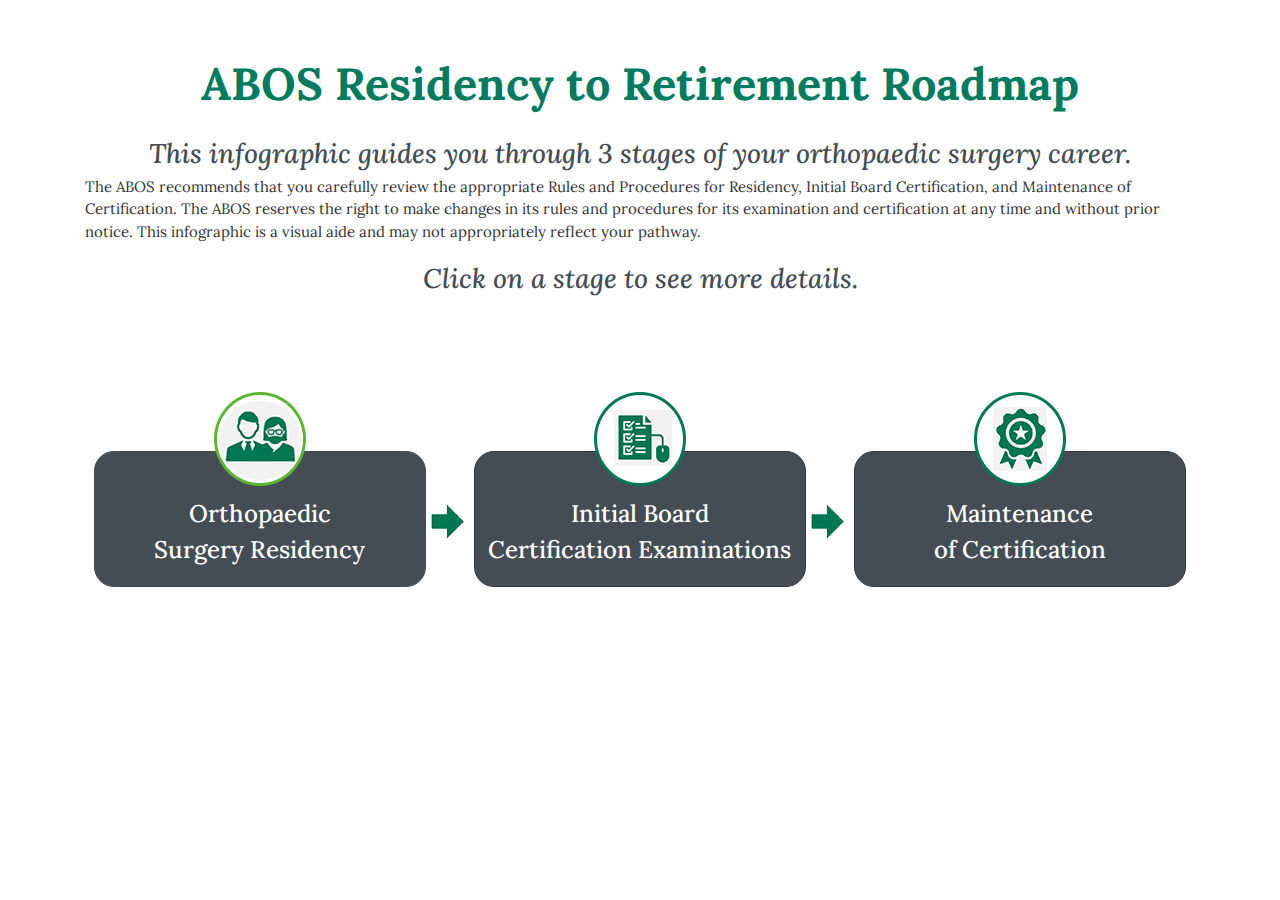
<file: index.html>
<!DOCTYPE html>
<html lang="zxx" class="no-js">
<head>
<!-- Mobile Specific Meta -->
<meta name="viewport" content="width=device-width, initial-scale=1, shrink-to-fit=no">
<!-- Favicon-->
<meta name="author" content="CodePixar">
<title></title>
<meta charset="UTF-8">
<!-- Site Title -->
<!--CSS============================================= -->
<link href="https://fonts.googleapis.com/css2?family=Lora:ital,wght@0,400;0,500;0,600;0,700;1,400;1,500;1,600;1,700&family=Oswald:wght@200;300;400;500;600;700&display=swap" rel="stylesheet">
<link rel="stylesheet" href="css/bootstrap.css">
<link rel="stylesheet" href="css/main.css">
</head>
<body>
<!--   Studio -->
<div class="container" >
  <div class="row">
    <div class="col-md-12">
      <h1 class="titel">ABOS Residency to Retirement Roadmap</h1>
      <h2 class="titel_sub">This infographic guides you through 3 stages of your orthopaedic surgery career.</h2>
      <p>The ABOS recommends that you carefully review the appropriate Rules and Procedures for Residency, Initial Board Certification, and Maintenance of Certification. The ABOS
reserves the right to make changes in its rules and procedures for its examination and certification at any time and without prior notice. This infographic is a visual aide and
may not appropriately reflect your pathway.</p>
       <h2 class="titel_sub">Click on a stage to see more details.</h2>
    </div>
  </div>
</div>
<div class="clearfix"></div>
<section class="iconbox">
  <div class="container" >
    <div class="row">
      <div class="col-md-4 col-12">
        <div class="topbox " style="background:#454d54; border:1px solid #454d54;">
          <a href="orthopaedic.html"><div class="boxicon"><img src="images/box1.png"></div>
          <h1 class="boxtitel">Orthopaedic<br>
            Surgery Residency</h1></a>
        </div>
      </div>
      <div class="col-md-4 col-12">
        <div class="topbox">
          <a href="initialboard.html"><div class="boxicon"><img src="images/box2.png"></div>
          <h1 class="boxtitel">Initial Board<br>
            Certification Examinations</h1></a>
        </div>
      </div>
      <div class="col-md-4 col-12">
        <div class="topbox topbox1 ">
          <a href="maintenance.html"><div class="boxicon"><img src="images/box3.png"></div>
          <h1 class="boxtitel">Maintenance<br>
            of Certification</h1></a>
        </div>
      </div>
    </div>
  </div>
</section>

<!-- End  Area -->

</body>
</html>
</file>
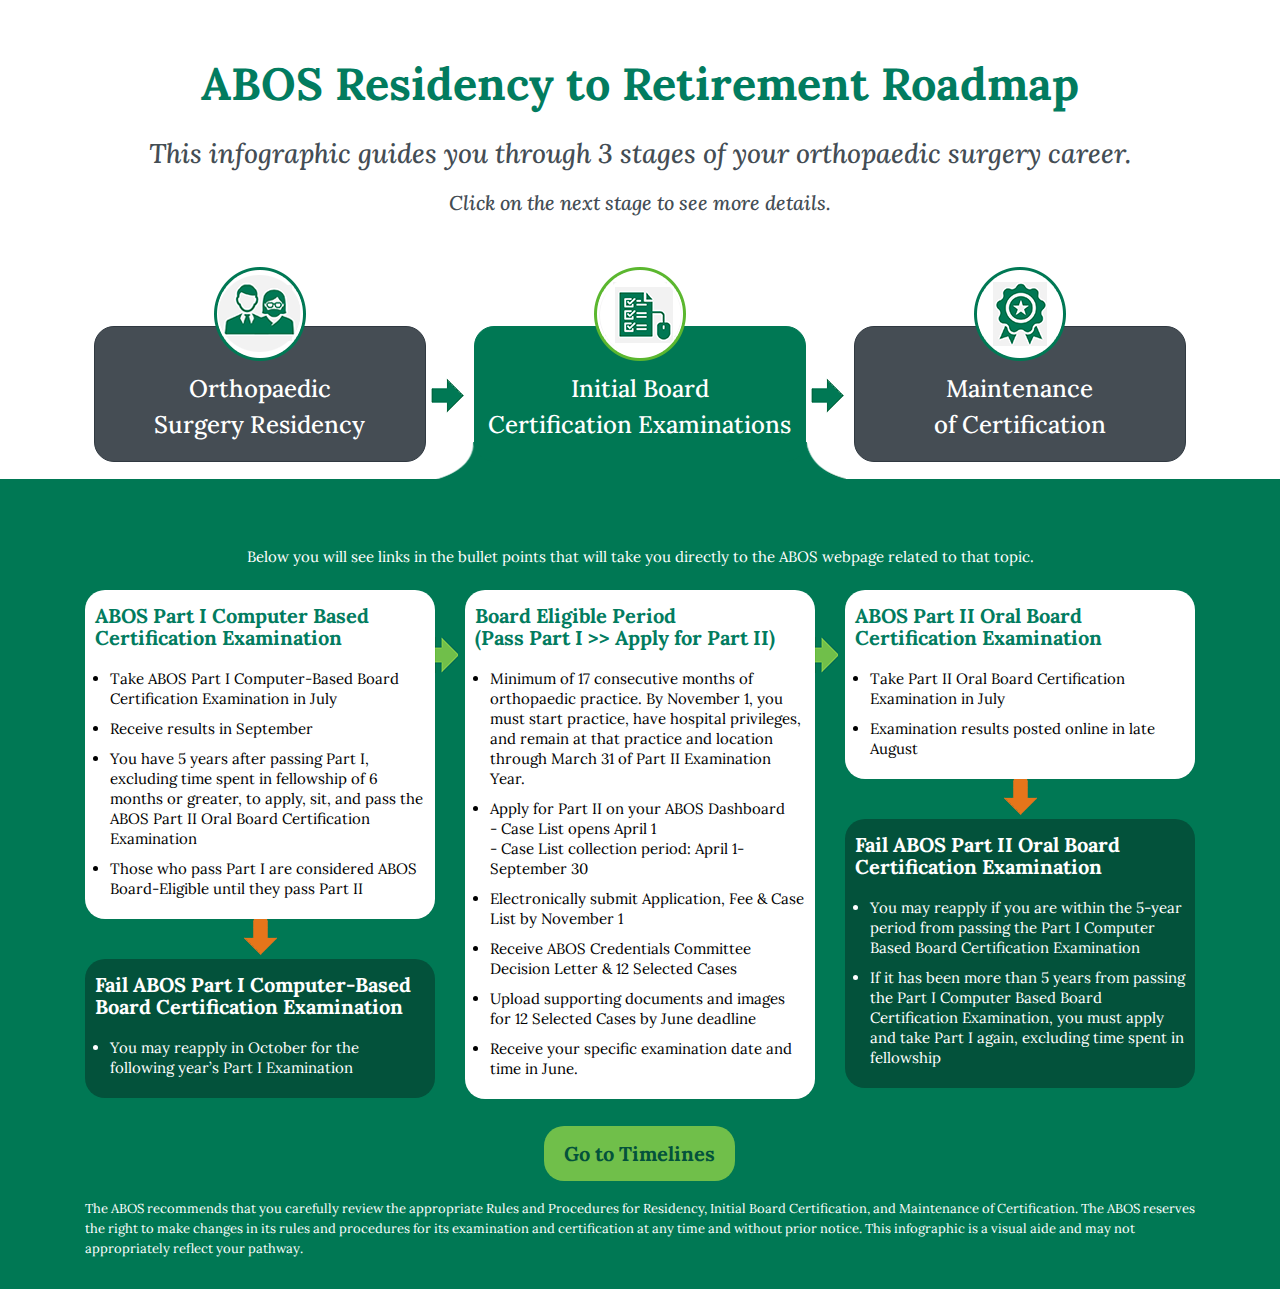
<file: board-eligible.html>
<!DOCTYPE html>
<html lang="zxx" class="no-js">
<head>
<!-- Mobile Specific Meta -->
<meta name="viewport" content="width=device-width, initial-scale=1, shrink-to-fit=no">
<!-- Favicon-->
<meta name="author" content="CodePixar">
<title></title>
<meta charset="UTF-8">
<!-- Site Title -->
<!--CSS============================================= -->
<link href="https://fonts.googleapis.com/css2?family=Lora:ital,wght@0,400;0,500;0,600;0,700;1,400;1,500;1,600;1,700&family=Oswald:wght@200;300;400;500;600;700&display=swap" rel="stylesheet">
<link rel="stylesheet" href="css/bootstrap.css">
<link rel="stylesheet" href="css/initialboard.css">
</head>
<body>
<!--   Studio -->
<div class="container" >
  <div class="row">
    <div class="col-md-12">
      <h1 class="titel">ABOS Residency to Retirement Roadmap</h1>
      <h2 class="titel_sub">This infographic guides you through 3 stages of your orthopaedic surgery career.</h2>
      <h3 class="titel_sub_sub">Click on the next stage to see more details.</h3>
    </div>
  </div>
</div>
<div class="clearfix"></div>
<section class="iconbox des">
  <div class="container" >
    <div class="row">
      <div class="col-6">
        <div class="topbox me"> <a href="orthopaedic.html">
          <div class="boxicon"><img src="images/box01.png"></div>
          <h1 class="boxtitel">Orthopaedic<br>
            Surgery Residency</h1>
          </a> </div>
      </div>
      <div class="col-6">
        <div class="topbox topbox1"> <a href="maintenance.html">
          <div class="boxicon"><img src="images/box3.png"></div>
          <h1 class="boxtitel">Maintenance<br>
            of Certification</h1>
          </a> </div>
      </div>
    </div>
  </div>
</section>
<section class="iconbox">
  <div class="container" >
    <div class="row">
      <div class="col-md-4 col-12">
        <div class="topbox init_box_none"> <a href="orthopaedic.html">
          <div class="boxicon"><img src="images/box01.png"></div>
          <h1 class="boxtitel">Orthopaedic<br>
            Surgery Residency</h1>
          </a> </div>
      </div>
      <div class="col-md-4 col-12">
        <div class="topbox colbox"> <a href="initialboard.html">
          <div class="boxicon"><img src="images/box02.png"></div>
          <h1 class="boxtitel">Initial Board<br>
            Certification Examinations</h1>
          </a> </div>
        <div class="iconb"><img src="images/icon-bg.png"></div>
      </div>
      <div class="col-md-4 col-12">
        <div class="topbox topbox1 d_none">
          <div class="boxicon"><img src="images/box3.png"></div>
          <h1 class="boxtitel">Maintenance<br>
            of Certification</h1>
        </div>
      </div>
    </div>
  </div>
</section>
<section class="bg">
  <div class="container" >
    <div class="row">
      <div class="col-md-12">
        <p>Below you will see links in the bullet points that will take you directly to the ABOS webpage related to that topic.</p>
      </div>
    </div>
    <div class="row">
      <div class="col-md-4">
        <div class="box1 mob">
          <div class="box1_tite">ABOS Part I Computer Based
            Certification Examination</div>
          <ul>
            <li>Take ABOS Part I Computer-Based Board
              Certification Examination in July</li>
            <li>Receive results in September</li>
            <li>You have 5 years after passing Part I, excluding time spent in fellowship of 6 months or
              greater, to apply, sit, and pass the ABOS Part II
              Oral Board Certification Examination</li>
            <li>Those who pass Part I are considered ABOS
              Board-Eligible until they pass Part II</li>
          </ul>
        </div>
        <div class="box_color mob">
          <div class="box1_color_tite">Fail ABOS Part I Computer-Based
            Board Certification Examination</div>
          <ul>
            <li>You may reapply in October for the following
              year’s Part I Examination</li>
          </ul>
        </div>
      </div>
      <div class="col-md-4">
        <div class="box1 box1-1 ">
		  <div class="timelines_res" style="float: left;margin-bottom:25px;"><a href="initialboard.html"><img src="images/left.png"> Back to ABOS Part I Exam</a></div>
          <div class="box1_tite"  style="clear: both;">Board Eligible Period<br>
            (Pass Part I >> Apply for Part II)</div>
		  <ul>
            <li>Minimum of 17 consecutive months of
              orthopaedic practice. By November 1, you
              must start practice, have hospital privileges,
              and remain at that practice and location
              through March 31 of Part II Examination Year.</li>
            <li>Apply for Part II on your ABOS Dashboard<br>
              - Case List opens April 1<br>
              - Case List collection period: April 1-September 30 </li>
            <li>Electronically submit Application, Fee & Case
              List by November 1</li>
            <li>Receive ABOS Credentials Committee
              Decision Letter & 12 Selected Cases</li>
            <li>Upload supporting documents and images
              for 12 Selected Cases by June deadline</li>
            <li>Receive your specific examination date and
              time in June. </li>
          </ul>
        </div>
        <div class="timelines res_1"><a href="#">Go to Timelines</a></div>
      </div>
      <div class="col-md-4">
        <div class="box1 topbox1">
          <div class="box1_tite">ABOS Part II Oral Board
            Certification Examination</div>
          <ul>
            <li>Take Part II Oral Board Certification
              Examination in July</li>
            <li>Examination results posted online in
              late August</li>
          </ul>
        </div>
        <div class="box_color">
          <div class="box1_color_tite">Fail ABOS Part II Oral Board
            Certification Examination</div>
          <ul>
            <li>You may reapply if you are within the 5-year
              period from passing the Part I Computer Based Board Certification Examination</li>
            <li>If it has been more than 5 years from passing
              the Part I Computer Based Board Certification
              Examination, you must apply and take Part I
              again, excluding time spent in fellowship</li>
          </ul>
        </div>
        <div class="timelines des_1"><a href="embed-pdf.html">Go to Timelines</a></div>
      </div>
    </div>
    <div class="row">
      <div class="col-md-12">
        <div  class="footer">The ABOS recommends that you carefully review the appropriate Rules and Procedures for Residency, Initial Board Certification, and Maintenance of Certification. The ABOS reserves the right to make changes in its rules and
          procedures for its examination and certification at any time and without prior notice. This infographic is a visual aide and may not appropriately reflect your pathway.</div>
      </div>
    </div>
  </div>
</section>
<!-- End  Area -->

</body>
</html>
</file>
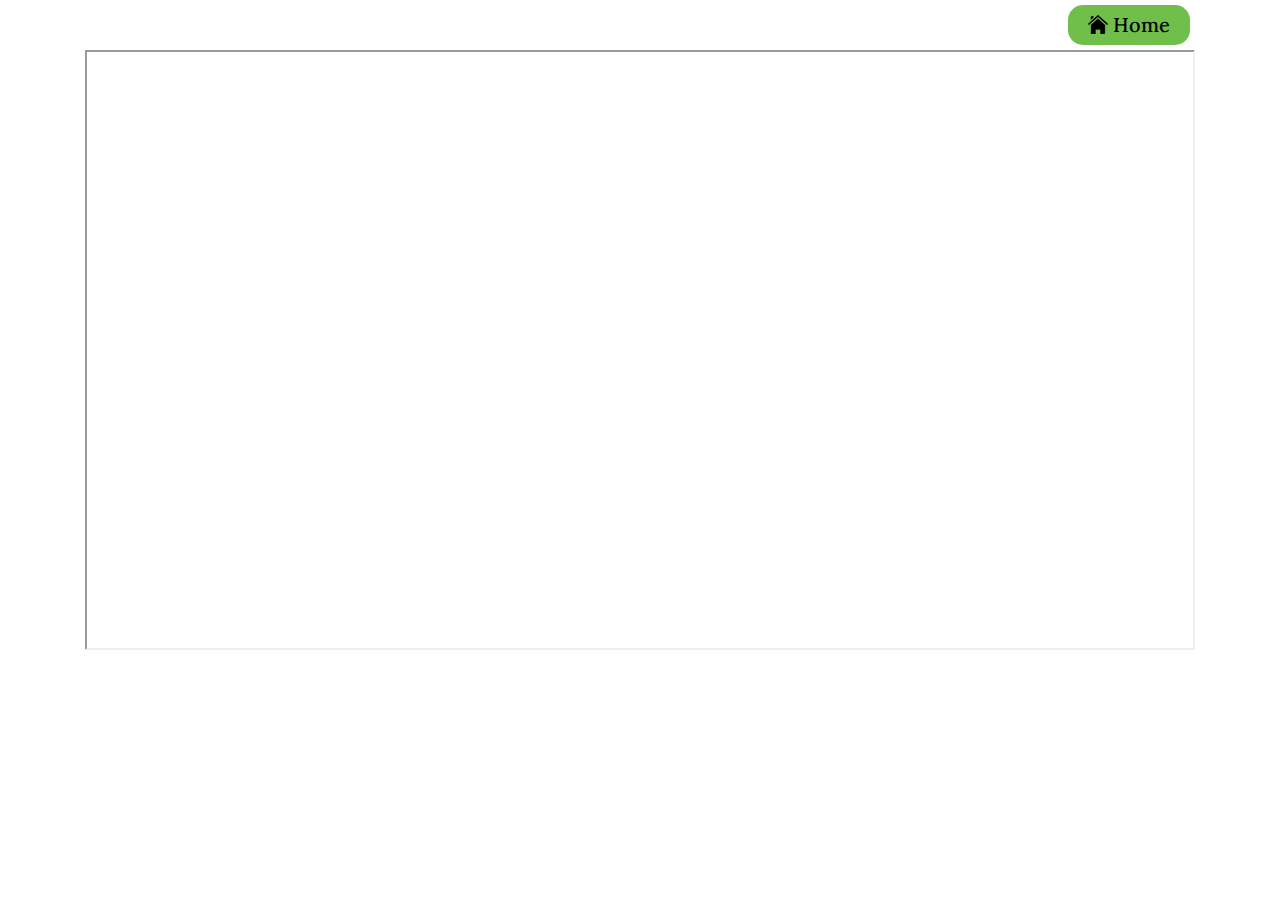
<file: embed-pdf.html>
<!DOCTYPE html>
<html lang="zxx" class="no-js">
<head>
<!-- Mobile Specific Meta -->
<meta name="viewport" content="width=device-width, initial-scale=1, shrink-to-fit=no">
<!-- Favicon-->
<meta name="author" content="">
<title></title>
<meta charset="UTF-8">
<!-- Site Title -->
<!--CSS============================================= -->
<link href="https://fonts.googleapis.com/css2?family=Lora:ital,wght@0,400;0,500;0,600;0,700;1,400;1,500;1,600;1,700&family=Oswald:wght@200;300;400;500;600;700&display=swap" rel="stylesheet">
<link rel="stylesheet" href="css/bootstrap.css">
<link rel="stylesheet" href="css/main.css">
</head>
<body>
<!--   Studio -->
<div class="container" >
    <h1 class="home_menu"><a href="index.html"><img src="images/home.png" alt=""> Home</a></h1>
	<p class="d-lg-none" style="color:blue"><br>Note: <span style="font-style: italic;">Android/Chrome users please check your files area after you click the Open button</span></p>
    <p><iframe src="embed-pdf.pdf" height="600px" width="100%"></iframe></p>
</div>



<!-- End  Area -->

</body>
</html>
</file>
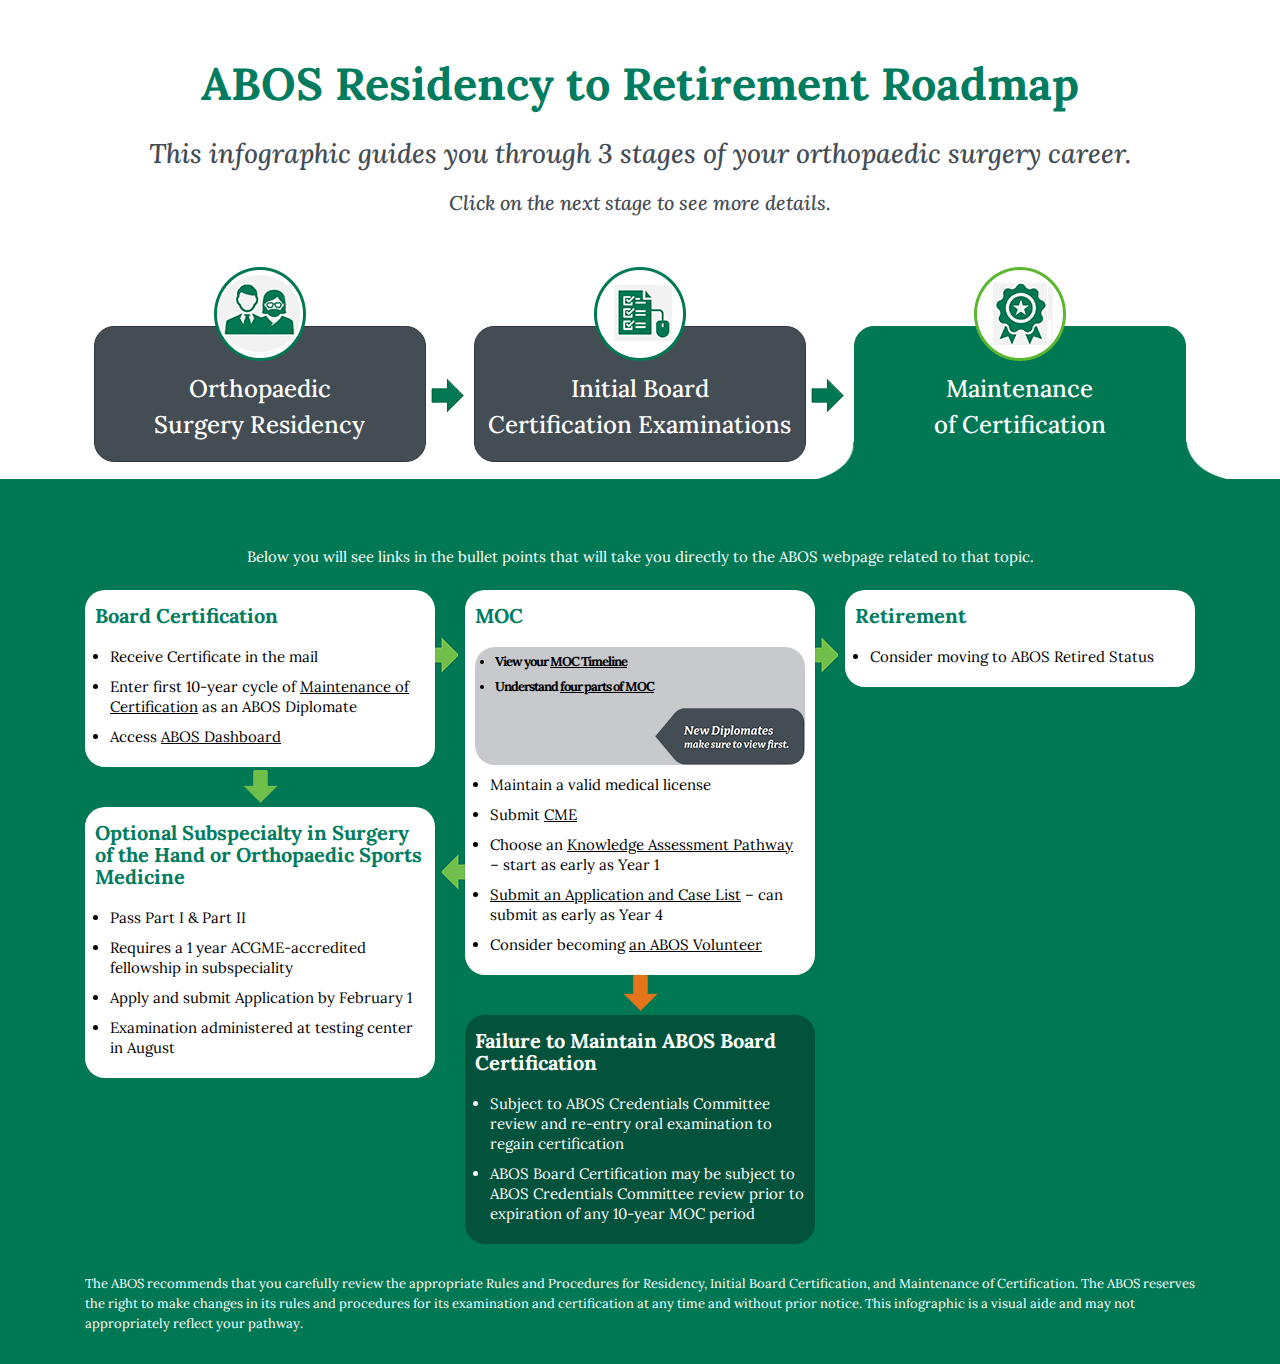
<file: go-to-board.html>
<!DOCTYPE html>
<html lang="zxx" class="no-js">
<head>
<!-- Mobile Specific Meta -->
<meta name="viewport" content="width=device-width, initial-scale=1, shrink-to-fit=no">
<!-- Favicon-->
<meta name="author" content="CodePixar">
<title></title>
<meta charset="UTF-8">
<!-- Site Title -->
<!--CSS============================================= -->
<link href="https://fonts.googleapis.com/css2?family=Lora:ital,wght@0,400;0,500;0,600;0,700;1,400;1,500;1,600;1,700&family=Oswald:wght@200;300;400;500;600;700&display=swap" rel="stylesheet">
<link rel="stylesheet" href="css/bootstrap.css">
<link rel="stylesheet" href="css/maintenance.css">
</head>
<body>
<style>
 @media only screen and (min-width: 320px) and (max-width: 767px) {
	 
	 
 }
</style>
<!--   Studio -->
<div class="container" >
  <div class="row">
    <div class="col-md-12">
      <h1 class="titel">ABOS Residency to Retirement Roadmap</h1>
      <h2 class="titel_sub">This infographic guides you through 3 stages of your orthopaedic surgery career.</h2>
      <h3 class="titel_sub_sub">Click on the next stage to see more details.</h3>
    </div>
  </div>
</div>
<div class="clearfix"></div>
<section class="iconbox des">
  <div class="container" >
    <div class="row">
      <div class="col-6">
        <div class="topbox me"> <a href="orthopaedic.html">
          <div class="boxicon"><img src="images/box01.png"></div>
          <h1 class="boxtitel">Orthopaedic<br>
            Surgery Residency</h1>
          </a> </div>
      </div>
            <div class="col-6">
        <div class="topbox topbox1"><a href="initialboard.html">
          <div class="boxicon"><img src="images/box2.png"></div>
          <h1 class="boxtitel">Initial Board<br>
            Certification Examinations</h1>
          </a></div>
      </div>
    </div>
  </div>
</section>
<section class="iconbox">
  <div class="container" >
    <div class="row">
      <div class="col-md-4 col-12">
        <div class="topbox init_box_none"> <a href="orthopaedic.html">
          <div class="boxicon"><img src="images/box01.png"></div>
          <h1 class="boxtitel">Orthopaedic<br>
            Surgery Residency</h1>
          </a> </div>
      </div>
      <div class="col-md-4 col-12">
        <div class="topbox d_none"> <a href="initialboard.html">
          <div class="boxicon"><img src="images/box2.png"></div>
          <h1 class="boxtitel">Initial Board<br>
            Certification Examinations</h1>
          </a> </div>
        
      </div>
      <div class="col-md-4 col-12">
        <div class="topbox colbox topbox1 ">
          <a href="maintenance.html"><div class="boxicon"><img src="images/box03.png"></div>
          <h1 class="boxtitel">Maintenance<br>
            of Certification</h1></a>
        </div>
        <div class="iconb"><img src="images/icon-bg.png"></div>
      </div>
    </div>
  </div>
</section>
<section class="bg">
  <div class="container" >
    <div class="row">
      <div class="col-md-12">
        <p>Below you will see links in the bullet points that will take you directly to the ABOS webpage related to that topic.</p>
      </div>
    </div>
    <div class="row">
      <div class="col-md-4">
        <div class="box1 mob">
          <div class="box1_tite">Board Certification</div>
          <ul>
            <li>Receive Certificate in the mail</li>
            <li>Enter first 10-year cycle of <a href="https://www.abos.org/moc/" target="_blank">Maintenance
of Certification</a> as an ABOS Diplomate</li>
            <li>Access <a href="https://www.abos.org/portal/moddefault.aspx" target="_blank">ABOS Dashboard</a></li>
          </ul>
                            </div>
        <div class="box1 box1-1 medicine mob">
          <div class="box1_tite">Optional Subspecialty in
Surgery of the Hand or
Orthopaedic Sports Medicine</div>
          <ul>
            <li>Pass Part I & Part II</li>
            <li>Requires a 1 year ACGME-accredited
fellowship in subspeciality</li>
<li>Apply and submit Application by
February 1</li>
<li>Examination administered at testing
center in August</li>
          </ul>
        </div>
      </div>
      <div class="col-md-4">
        <div class="box1 newmoc mob">
         <div class="timelines_res" style="float:left;"><a href="go-to-board.html"><img src="images/leftorg.png"> Go to Board </a></div>
          <div class="box1_tite">MOC</div>
         
          <div class="MOC">
                    <ul>
 <li>View your <a href="https://www.abos.org/moc/recertification-calendars/" target="_blank"> MOC Timeline</a></li>
 <li>Understand <a href="https://www.abos.org/moc/" target="_blank"> four parts of MOC</a></li>
           </ul>
           <div class="new_img"><img src="images/new_img.png"></div>
           </div>
          <ul>
            <li>Maintain a valid medical license</li>
 <li>Submit <a href="https://www.abos.org/moc/cme-sae/)-120%20within%20first%20three%20years" target="_blank">CME</a></li>
 <li>Choose an <a href="https://www.abos.org/moc/examination-options/" target="_blank">Knowledge Assessment Pathway</a> – start
as early as Year 1</li>
 <li><a href="http://submit%20an%20application%20and%20case%20list/" target="_blank">Submit an Application and Case List</a> – can submit as early
as Year 4</li>
<li>Consider becoming <a href="https://www.abos.org/about/volunteers/" target="_blank">an ABOS Volunteer</a></li>
          </ul>
          
           <div class="timelines_res"><a href="go-to-board.html" style="background:#03523b; color:#fff;">Failure to Maintain ABOS<br>
Board Certification <img src="images/rightorg.png"> </a></div>
        </div>
        <div class="box_color ">
          <div class="box1_color_tite">Failure to Maintain ABOS 
Board Certification</div>
          <ul>
            <li>Subject to ABOS Credentials Committee review and
re-entry oral examination to regain certification</li>
            <li>ABOS Board Certification may be subject to ABOS
Credentials Committee review prior to expiration
of any 10-year MOC period</li>
          </ul>
          <div class="timelines_res" style="float:left;"><a href="go-to-moc.html"><img src="images/leftorg.png"> Go to MOC </a></div>
        </div>
        
      </div>
      <div class="col-md-4">
        <div class="box1 box1-1 topbox1 mob">
          <div class="box1_tite">Retirement</div>
          <ul>
            <li>Consider moving to ABOS
Retired Status</li>
          </ul>
        </div>
        
      </div>
    </div>
    <div class="row">
      <div class="col-md-12">
        <div  class="footer">The ABOS recommends that you carefully review the appropriate Rules and Procedures for Residency, Initial Board Certification, and Maintenance of Certification. The ABOS reserves the right to make changes in its rules and
          procedures for its examination and certification at any time and without prior notice. This infographic is a visual aide and may not appropriately reflect your pathway.</div>
      </div>
    </div>
  </div>
</section>
<!-- End  Area -->

</body>
</html>
</file>
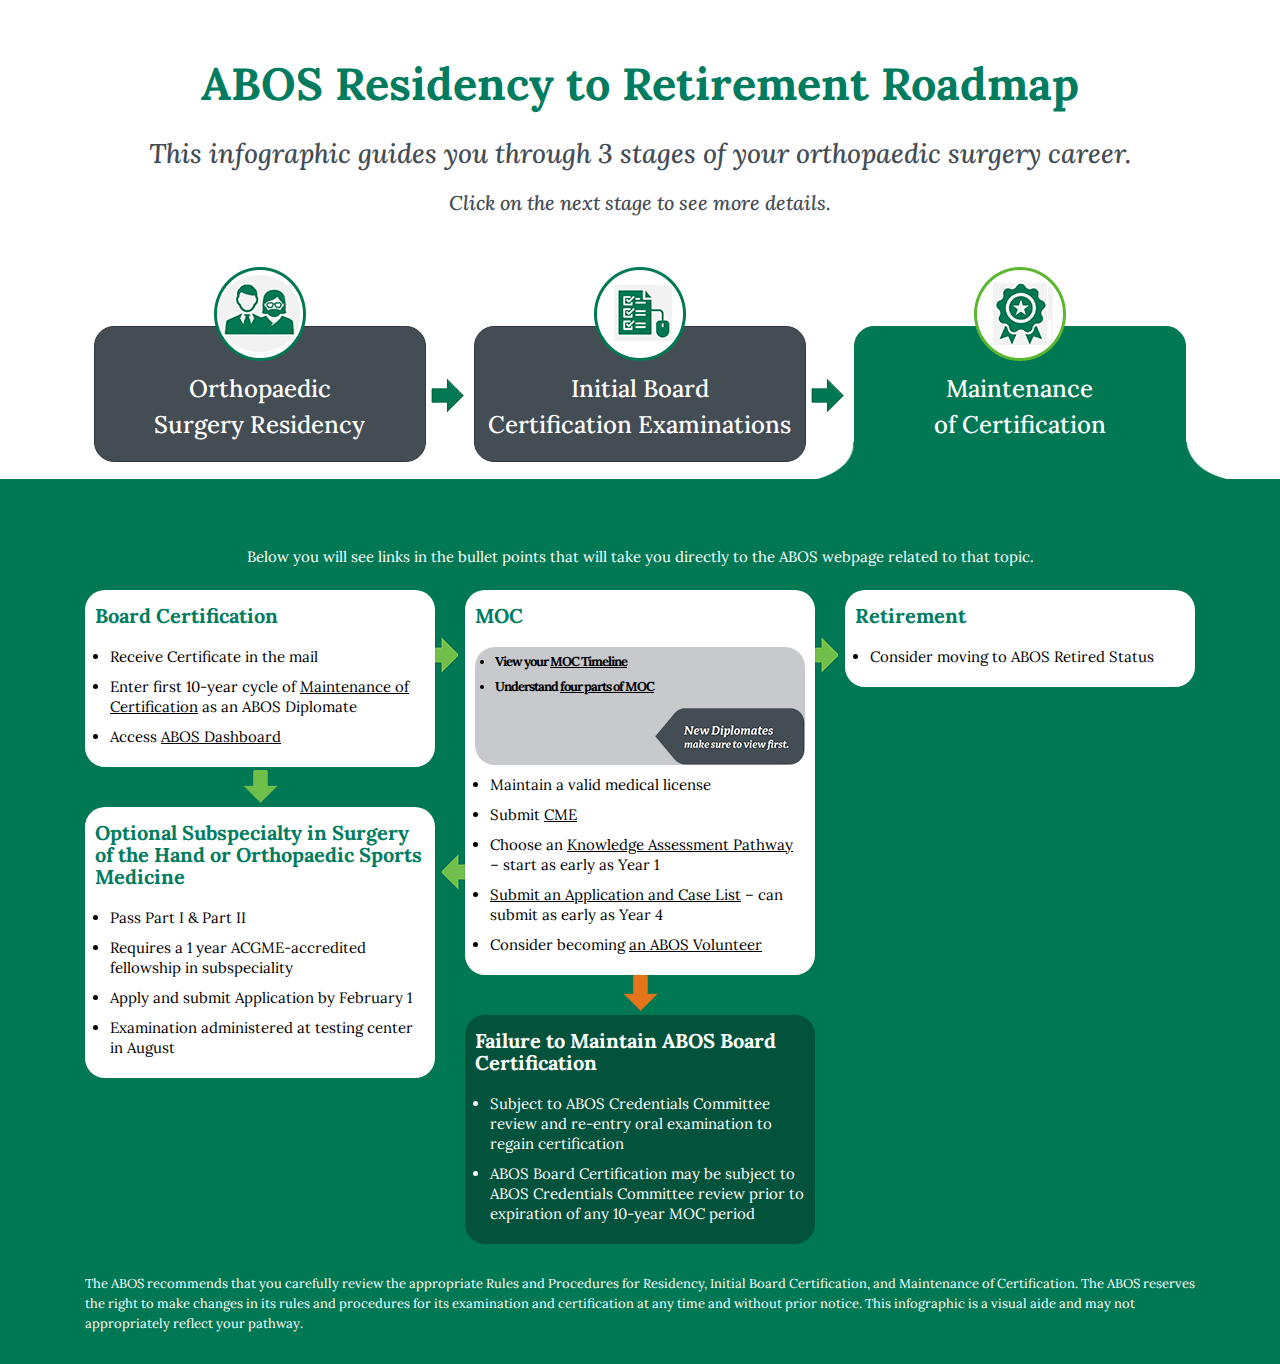
<file: go-to-moc.html>
<!DOCTYPE html>
<html lang="zxx" class="no-js">
<head>
<!-- Mobile Specific Meta -->
<meta name="viewport" content="width=device-width, initial-scale=1, shrink-to-fit=no">
<!-- Favicon-->
<meta name="author" content="CodePixar">
<title></title>
<meta charset="UTF-8">
<!-- Site Title -->
<!--CSS============================================= -->
<link href="https://fonts.googleapis.com/css2?family=Lora:ital,wght@0,400;0,500;0,600;0,700;1,400;1,500;1,600;1,700&family=Oswald:wght@200;300;400;500;600;700&display=swap" rel="stylesheet">
<link rel="stylesheet" href="css/bootstrap.css">
<link rel="stylesheet" href="css/maintenance.css">
</head>
<body>
<style>
 @media only screen and (min-width: 320px) and (max-width: 767px) {
	 
	 
 }
</style>
<!--   Studio -->
<div class="container" >
  <div class="row">
    <div class="col-md-12">
      <h1 class="titel">ABOS Residency to Retirement Roadmap</h1>
      <h2 class="titel_sub">This infographic guides you through 3 stages of your orthopaedic surgery career.</h2>
      <h3 class="titel_sub_sub">Click on the next stage to see more details.</h3>
    </div>
  </div>
</div>
<div class="clearfix"></div>
<section class="iconbox des">
  <div class="container" >
    <div class="row">
      <div class="col-6">
        <div class="topbox me"> <a href="orthopaedic.html">
          <div class="boxicon"><img src="images/box01.png"></div>
          <h1 class="boxtitel">Orthopaedic<br>
            Surgery Residency</h1>
          </a> </div>
      </div>
            <div class="col-6">
        <div class="topbox topbox1"><a href="initialboard.html">
          <div class="boxicon"><img src="images/box2.png"></div>
          <h1 class="boxtitel">Initial Board<br>
            Certification Examinations</h1>
          </a></div>
      </div>
    </div>
  </div>
</section>
<section class="iconbox">
  <div class="container" >
    <div class="row">
      <div class="col-md-4 col-12">
        <div class="topbox init_box_none"> <a href="orthopaedic.html">
          <div class="boxicon"><img src="images/box01.png"></div>
          <h1 class="boxtitel">Orthopaedic<br>
            Surgery Residency</h1>
          </a> </div>
      </div>
      <div class="col-md-4 col-12">
        <div class="topbox d_none"> <a href="initialboard.html">
          <div class="boxicon"><img src="images/box2.png"></div>
          <h1 class="boxtitel">Initial Board<br>
            Certification Examinations</h1>
          </a> </div>
        
      </div>
      <div class="col-md-4 col-12">
        <div class="topbox colbox topbox1 ">
          <a href="maintenance.html"><div class="boxicon"><img src="images/box03.png"></div>
          <h1 class="boxtitel">Maintenance<br>
            of Certification</h1></a>
        </div>
        <div class="iconb"><img src="images/icon-bg.png"></div>
      </div>
    </div>
  </div>
</section>
<section class="bg">
  <div class="container" >
    <div class="row">
      <div class="col-md-12">
        <p>Below you will see links in the bullet points that will take you directly to the ABOS webpage related to that topic.</p>
      </div>
    </div>
    <div class="row">
      <div class="col-md-4">
        <div class="box1 mob">
          <div class="box1_tite">Board Certification</div>
          <ul>
            <li>Receive Certificate in the mail</li>
            <li>Enter first 10-year cycle of <a href="https://www.abos.org/moc/" target="_blank">Maintenance
of Certification</a> as an ABOS Diplomate</li>
            <li>Access <a href="https://www.abos.org/portal/moddefault.aspx" target="_blank">ABOS Dashboard</a></li>
          </ul>
                            </div>
        <div class="box1 box1-1 medicine mob">
          <div class="box1_tite">Optional Subspecialty in
Surgery of the Hand or
Orthopaedic Sports Medicine</div>
          <ul>
            <li>Pass Part I & Part II</li>
            <li>Requires a 1 year ACGME-accredited
fellowship in subspeciality</li>
<li>Apply and submit Application by
February 1</li>
<li>Examination administered at testing
center in August</li>
          </ul>
        </div>
      </div>
      <div class="col-md-4">
        <div class="box1 newmoc">
        <div class="timelines_res" style="float:left;"><a href="maintenance.html"><img src="images/leftorg.png"> Back to Board Certification</a></div>

          <div class="box1_tite">MOC</div>
          
          <div class="MOC">
                    <ul>
 <li>View your <a href="https://www.abos.org/moc/recertification-calendars/" target="_blank"> MOC Timeline</a></li>
 <li>Understand <a href="https://www.abos.org/moc/" target="_blank"> four parts of MOC</a></li>
           </ul>
           <div class="new_img"><img src="images/new_img.png"></div>
           </div>
          <ul>
            <li>Maintain a valid medical license</li>
 <li>Submit <a href="https://www.abos.org/moc/cme-sae/)-120%20within%20first%20three%20years" target="_blank">CME</a></li>
 <li>Choose an <a href="https://www.abos.org/moc/examination-options/" target="_blank">Knowledge Assessment Pathway</a> – start
as early as Year 1</li>
 <li><a href="http://submit%20an%20application%20and%20case%20list/" target="_blank">Submit an Application and Case List</a> – can submit as early
as Year 4</li>
<li>Consider becoming <a href="https://www.abos.org/about/volunteers/" target="_blank">an ABOS Volunteer</a></li>
          </ul>
          
           <div class="timelines_res"><a href="go-to-board.html" style="background:#03523b; color:#fff;">Failure to Maintain ABOS<br>
Board Certification <img src="images/rightorg.png"> </a></div>
        </div>
        <div class="box_color mob">
          <div class="box1_color_tite">Failure to Maintain ABOS 
Board Certification</div>
          <ul>
            <li>Subject to ABOS Credentials Committee review and
re-entry oral examination to regain certification</li>
            <li>ABOS Board Certification may be subject to ABOS
Credentials Committee review prior to expiration
of any 10-year MOC period</li>
          </ul>
        </div>
      </div>
      <div class="col-md-4">
        <div class="box1 box1-1 topbox1 ">
          <div class="box1_tite">Retirement</div>
          <ul>
            <li>Consider moving to ABOS
Retired Status</li>
          </ul>
        </div>
        
      </div>
    </div>
    <div class="row">
      <div class="col-md-12">
        <div  class="footer">The ABOS recommends that you carefully review the appropriate Rules and Procedures for Residency, Initial Board Certification, and Maintenance of Certification. The ABOS reserves the right to make changes in its rules and
          procedures for its examination and certification at any time and without prior notice. This infographic is a visual aide and may not appropriately reflect your pathway.</div>
      </div>
    </div>
  </div>
</section>
<!-- End  Area -->

</body>
</html>
</file>
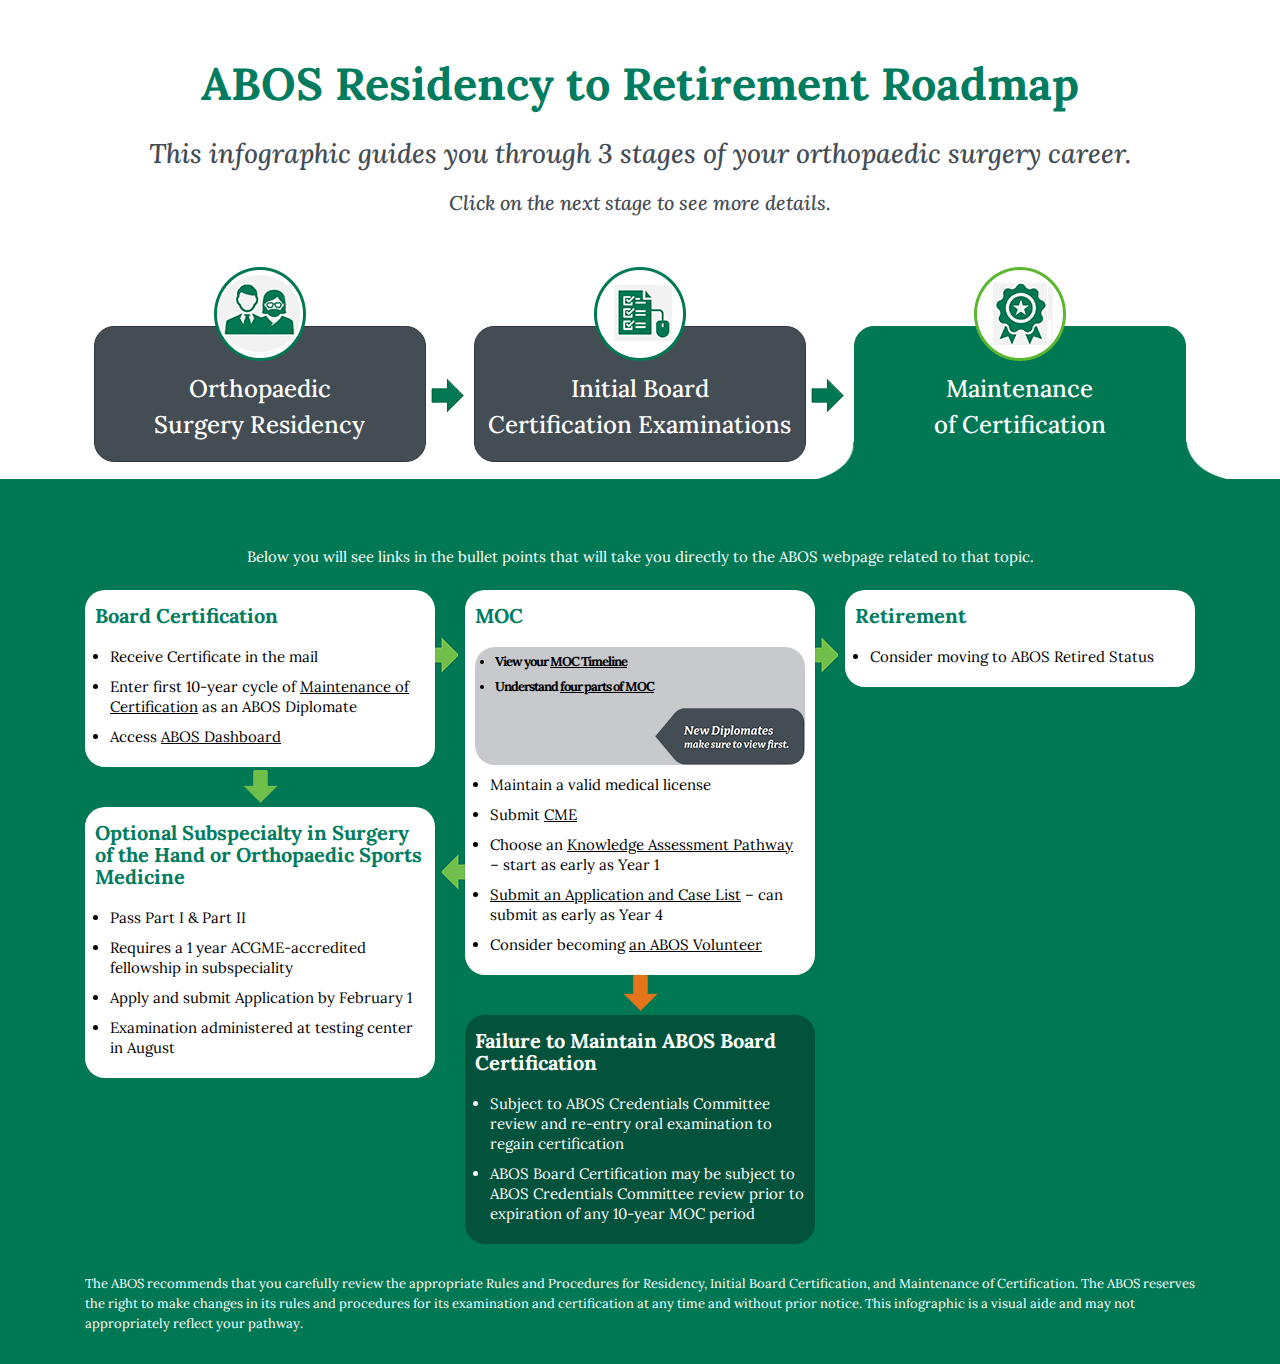
<file: maintenance.html>
<!DOCTYPE html>
<html lang="zxx" class="no-js">
<head>
<!-- Mobile Specific Meta -->
<meta name="viewport" content="width=device-width, initial-scale=1, shrink-to-fit=no">
<!-- Favicon-->
<meta name="author" content="CodePixar">
<title></title>
<meta charset="UTF-8">
<!-- Site Title -->
<!--CSS============================================= -->
<link href="https://fonts.googleapis.com/css2?family=Lora:ital,wght@0,400;0,500;0,600;0,700;1,400;1,500;1,600;1,700&family=Oswald:wght@200;300;400;500;600;700&display=swap" rel="stylesheet">
<link rel="stylesheet" href="css/bootstrap.css">
<link rel="stylesheet" href="css/maintenance.css">
</head>
<body>
<!--   Studio -->
<div class="container" >
  <div class="row">
    <div class="col-md-12">
      <h1 class="titel">ABOS Residency to Retirement Roadmap</h1>
      <h2 class="titel_sub">This infographic guides you through 3 stages of your orthopaedic surgery career.</h2>
      <h3 class="titel_sub_sub">Click on the next stage to see more details.</h3>
    </div>
  </div>
</div>
<div class="clearfix"></div>
<section class="iconbox des">
  <div class="container" >
    <div class="row">
      <div class="col-6">
        <div class="topbox me"> <a href="orthopaedic.html">
          <div class="boxicon"><img src="images/box01.png"></div>
          <h1 class="boxtitel">Orthopaedic<br>
            Surgery Residency</h1>
          </a> </div>
      </div>
            <div class="col-6">
        <div class="topbox topbox1"><a href="initialboard.html">
          <div class="boxicon"><img src="images/box2.png"></div>
          <h1 class="boxtitel">Initial Board<br>
            Certification Examinations</h1>
          </a></div>
      </div>
    </div>
  </div>
</section>
<section class="iconbox">
  <div class="container" >
    <div class="row">
      <div class="col-md-4 col-12">
        <div class="topbox init_box_none"> <a href="orthopaedic.html">
          <div class="boxicon"><img src="images/box01.png"></div>
          <h1 class="boxtitel">Orthopaedic<br>
            Surgery Residency</h1>
          </a> </div>
      </div>
      <div class="col-md-4 col-12">
        <div class="topbox d_none"> <a href="initialboard.html">
          <div class="boxicon"><img src="images/box2.png"></div>
          <h1 class="boxtitel">Initial Board<br>
            Certification Examinations</h1>
          </a> </div>
        
      </div>
      <div class="col-md-4 col-12">
        <div class="topbox colbox topbox1 ">
          <a href="maintenance.html"><div class="boxicon"><img src="images/box03.png"></div>
          <h1 class="boxtitel">Maintenance<br>
            of Certification</h1></a>
        </div>
        <div class="iconb"><img src="images/icon-bg.png"></div>
      </div>
    </div>
  </div>
</section>
<section class="bg">
  <div class="container" >
    <div class="row">
      <div class="col-md-12">
        <p>Below you will see links in the bullet points that will take you directly to the ABOS webpage related to that topic.</p>
      </div>
    </div>
    <div class="row">
      <div class="col-md-4">
        <div class="box1">
          <div class="box1_tite">Board Certification</div>
          <ul>
            <li>Receive Certificate in the mail</li>
            <li>Enter first 10-year cycle of <a href="https://www.abos.org/moc/" target="_blank">Maintenance
of Certification</a> as an ABOS Diplomate</li>
            <li>Access <a href="https://www.abos.org/portal/moddefault.aspx" target="_blank">ABOS Dashboard</a></li>
          </ul>
          <div class="timelines_res"><a href="go-to-moc.html">Go to MOC <img src="images/right.png"></a></div>
                  </div>
        <div class="box1 box1-1 medicine">
          <div class="box1_tite">Optional Subspecialty in
Surgery of the Hand or
Orthopaedic Sports Medicine</div>
          <ul>
            <li>Pass Part I & Part II</li>
            <li>Requires a 1 year ACGME-accredited
fellowship in subspeciality</li>
<li>Apply and submit Application by
February 1</li>
<li>Examination administered at testing
center in August</li>
          </ul>
        </div>
      </div>
      <div class="col-md-4">
        <div class="box1 newmoc mob">
          <div class="box1_tite">MOC</div>
          <div class="MOC">
          <ul>
 <li>View your <a href="https://www.abos.org/moc/recertification-calendars/" target="_blank"> MOC Timeline</a></li>
 <li>Understand <a href="https://www.abos.org/moc/" target="_blank"> four parts of MOC</a></li>
           </ul>
           <div class="new_img"><img src="images/new_img.png"></div>
           </div>
          <ul>
            <li>Maintain a valid medical license</li>
 <li>Submit <a href="https://www.abos.org/moc/cme-sae/)-120%20within%20first%20three%20years" target="_blank">CME</a></li>
 <li>Choose an <a href="https://www.abos.org/moc/examination-options/" target="_blank">Knowledge Assessment Pathway</a> – start
as early as Year 1</li>
 <li><a href="http://submit%20an%20application%20and%20case%20list/" target="_blank">Submit an Application and Case List</a> – can submit as early
as Year 4</li>
<li>Consider becoming <a href="https://www.abos.org/about/volunteers/" target="_blank">an ABOS Volunteer</a></li>
          </ul>
        </div>
        <div class="box_color mob">
          <div class="box1_color_tite">Failure to Maintain ABOS 
Board Certification</div>
          <ul>
            <li>Subject to ABOS Credentials Committee review and 
re-entry oral examination to regain certification</li>
            <li>ABOS Board Certification may be subject to ABOS
Credentials Committee review prior to expiration
of any 10-year MOC period</li>
          </ul>
        </div>
      </div>
      <div class="col-md-4">
        <div class="box1 box1-1 topbox1 mob">
          <div class="box1_tite">Retirement</div>
          <ul>
            <li>Consider moving to ABOS
Retired Status</li>
          </ul>
        </div>
        
      </div>
    </div>
    <div class="row">
      <div class="col-md-12">
        <div  class="footer">The ABOS recommends that you carefully review the appropriate Rules and Procedures for Residency, Initial Board Certification, and Maintenance of Certification. The ABOS reserves the right to make changes in its rules and
          procedures for its examination and certification at any time and without prior notice. This infographic is a visual aide and may not appropriately reflect your pathway.</div>
      </div>
    </div>
  </div>
</section>
<!-- End  Area -->

</body>
</html>
</file>
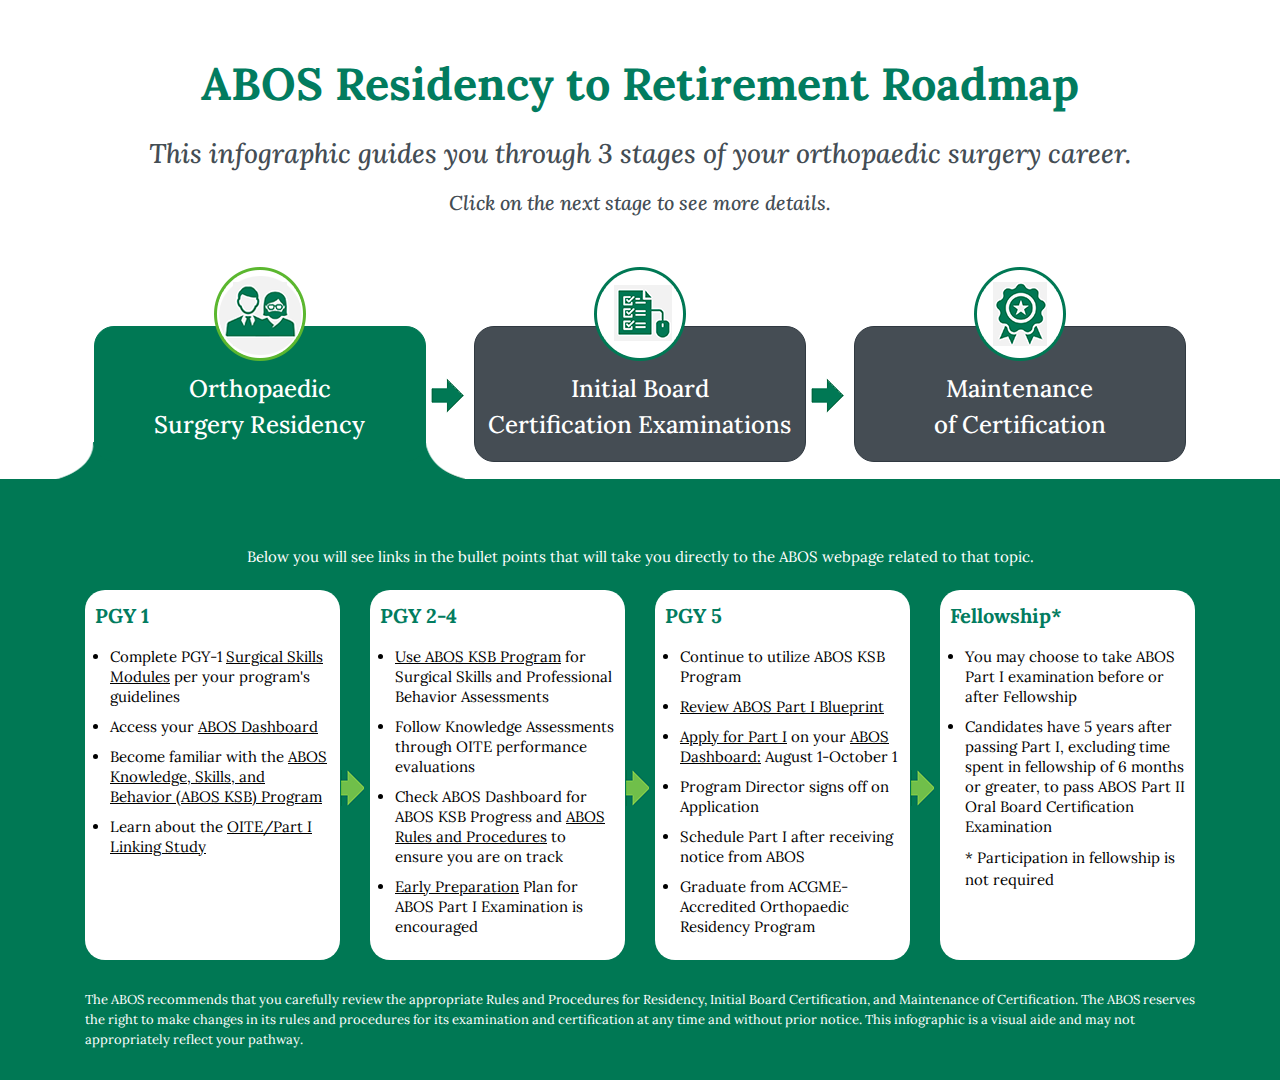
<file: orthopaedic.html>
<!DOCTYPE html>
<html lang="zxx" class="no-js">
<head>
<!-- Mobile Specific Meta -->
<meta name="viewport" content="width=device-width, initial-scale=1, shrink-to-fit=no">
<!-- Favicon-->
<meta name="author" content="CodePixar">
<title></title>
<meta charset="UTF-8">
<!-- Site Title -->
<!--CSS============================================= -->
<link href="https://fonts.googleapis.com/css2?family=Lora:ital,wght@0,400;0,500;0,600;0,700;1,400;1,500;1,600;1,700&family=Oswald:wght@200;300;400;500;600;700&display=swap" rel="stylesheet">
<link rel="stylesheet" href="css/bootstrap.css">
<link rel="stylesheet" href="css/orthopaedic.css">
</head>
<body>
<!--   Studio -->
<div class="container" >
  <div class="row">
    <div class="col-md-12">
      <h1 class="titel">ABOS Residency to Retirement Roadmap</h1>
      <h2 class="titel_sub">This infographic guides you through 3 stages of your orthopaedic surgery career.</h2>
	  <h3 class="titel_sub_sub">Click on the next stage to see more details.</h3>
    </div>
  </div>
</div>
<div class="clearfix"></div>
<section class="iconbox des">
  <div class="container" >
    <div class="row">
            <div class="col-6">
        <div class="topbox me">
          <a href="initialboard.html"><div class="boxicon"><img src="images/box2.png"></div>
          <h1 class="boxtitel">Initial Board<br>
            Certification Examinations</h1></a>
        </div>
      </div>
      <div class="col-6">
        <div class="topbox topbox1"> <a href="maintenance.html">
          <a href="maintenance.html"><div class="boxicon"><img src="images/box3.png"></div>
          <h1 class="boxtitel">Maintenance<br>
            of Certification</h1></a>
          </a> </div>
      </div>
    </div>
  </div>
</section>
<section class="iconbox">
  <div class="container" >
    <div class="row">
      <div class="col-md-4 col-12">
        <div class="topbox colbox">
          <a href="orthopaedic.html"> <div class="boxicon"><img src="images/box1.png"></div>
          <h1 class="boxtitel">Orthopaedic<br>
            Surgery Residency</h1></a>
        </div>
        <div class="iconb"><img src="images/icon-bg.png"></div>
      </div>
      <div class="col-md-4 col-12">
        <div class="topbox d_none">
          <a href="initialboard.html"><div class="boxicon"><img src="images/box2.png"></div>
          <h1 class="boxtitel">Initial Board<br>Certification Examinations</h1></a>
        </div>
      </div>
      <div class="col-md-4 col-12">
        <div class="topbox topbox1 d_none">
		<a href="maintenance.html"><div class="boxicon"><img src="images/box3.png"></div>
          <h1 class="boxtitel">Maintenance<br>of Certification</h1></a>
      </div>
    </div>
  </div>
</section>
<section class="bg">
  <div class="container" >
    <div class="row">
      <div class="col-md-12">
        <p>Below you will see links in the bullet points that will take you directly to the ABOS webpage related to that topic.</p>
      </div>
    </div>
    <div class="row">
      <div class="col-md-3">
        <div class="box1">
		  <div class="box1_tite">PGY 1</div>
          <ul>
            <li>Complete PGY-1 <a href="https://www.abos.org/residents/residency-skills-modules/abos-surgical-skills-modules-for-pgy-1-residents/" target="_blank"> Surgical Skills Modules</a> per your program's guidelines</li>
            <li>Access your <a href="" target="_blank"> ABOS Dashboard</a></li>
            <li>Become familiar with the <a href="https://www.abos.org/abosksb/" target="_blank">ABOS
              Knowledge, Skills, and Behavior
              (ABOS KSB) Program</a></li>
            <li>Learn about the <a href="https://www.abos.org/certification/part-i/part-i-and-oite-linking/" target="_blank">OITE/Part I
              Linking Study</a></li>
          </ul>
        </div>
      </div>
      <div class="col-md-3">
        <div class="box1">
		<div class="box1_tite">PGY 2-4</div>
          <ul>
            <li><a href="" target="_blank">Use ABOS KSB Program</a> for Surgical Skills and Professional Behavior Assessments</li>
            <li>Follow Knowledge Assessments through OITE performance evaluations</li>
            <li>Check ABOS Dashboard for
              ABOS KSB Progress and <a href="https://www.abos.org/wp-content/uploads/2022/05/Part-I-and-II-RP-2022_05_11.pdf" target="_blank">ABOS
              Rules and Procedures</a> to ensure you are on track</li>
            <li><a href="https://www.abos.org/certification/part-i/" target="_blank">Early Preparation</a> Plan for ABOS Part I
              Examination is encouraged</li>
          </ul>
        </div>
      </div>
      <div class="col-md-3">
        <div class="box1">
		<div class="box1_tite">PGY 5</div>		
          <ul>
            <li>Continue to utilize ABOS KSB Program</li>
            <li><a href="https://www.abos.org/certification/part-i/blueprint/" target="_blank">Review ABOS Part I Blueprint</a></li>
            <li><a href="" target="_blank">Apply for Part I</a> on your <a href="" target="_blank">ABOS Dashboard:</a> August 1-October 1</li>
            <li>Program Director signs off on Application</li>
			<li>Schedule Part I after receiving notice from ABOS</li>
            <li>Graduate from ACGME-Accredited Orthopaedic Residency Program</li>
          </ul>
        </div>
      </div>
      <div class="col-md-3">
        <div class="box1_1">
		<div class="box1_tite">Fellowship*</div>
          <ul>
            <li>You may choose to take ABOS Part I
              examination before or after
              Fellowship</li>
            <li>Candidates have 5 years after
              passing Part I, excluding time
              spent in fellowship of 6 months
              or greater, to pass ABOS
              Part II Oral Board Certification
              Examination</li>
            * Participation in fellowship is
            not required
          </ul>
        </div>
      </div>
    </div>
    <div class="row">
      <div class="col-md-12">
        <div  class="footer">The ABOS recommends that you carefully review the appropriate Rules and Procedures for Residency, Initial Board Certification, and Maintenance of Certification. The ABOS reserves the right to make changes in its rules and
          procedures for its examination and certification at any time and without prior notice. This infographic is a visual aide and may not appropriately reflect your pathway.</div>
      </div>
    </div>
  </div>
</section>
<!-- End  Area -->

</body>
</html>
</file>
<file: css/main.css>
/*--------------------------- Color variations ----------------------*/
/** Generated by FG **/
@import url('https://fonts.googleapis.com/css2?family=Lato:ital,wght@0,100;0,300;0,400;0,700;0,900;1,100;1,300;1,400;1,700;1,900&display=swap');

@import url('https://fonts.googleapis.com/css2?family=Oswald:wght@200;300;400;500;600&display=swap');
</style>


::-webkit-input-placeholder {
  /* WebKit, Blink, Edge */
  color: #cccccc;
 font-weight: 300;
}
:-moz-placeholder {
  /* Mozilla Firefox 4 to 18 */
  color: #cccccc;
 opacity: 1;
 font-weight: 300;
}
::-moz-placeholder {
  /* Mozilla Firefox 19+ */
  color: #cccccc;
 opacity: 1;
 font-weight: 300;
}
:-ms-input-placeholder {
  /* Internet Explorer 10-11 */
  color: #cccccc;
 font-weight: 300;
}
::-ms-input-placeholder {
  /* Microsoft Edge */
  color: #cccccc;
 font-weight: 300;
}
body {
	color: #333;
	font-family: 'Lora', serif;
		font-size: 15px;
	font-weight: 300;
	line-height: 1.5em;
	position: relative;
}
ol, ul {
	margin: 0;
	padding: 0;
	list-style: none;
}

a, a:focus, a:hover {
	text-decoration: none;
	outline: 0;
	color: #777777;
}


.titel {
	color: #027c5f;
	font-family: 'Lora', serif;
		font-size:45px;
	font-weight: bold;
	line-height: 1.5em;
	text-align:center;
	margin-top:50px;
	
	
}
.titel_sub {
	color: #444d54;
	font-family: 'Lora', serif;
		font-size:27px;
	font-weight: 500;
	line-height: 0;
	text-align:center;
	margin-top:20px;
	line-height: 30px;
	    font-style: italic;
	
}

h3.titel_sub_sub {
	color: #444d54;
	font-family: 'Lora', serif;
	font-size: 20px;
	font-weight: 500;
	line-height: 0;
	text-align: center;
	margin-top: 20px;
	line-height: 30px;
	font-style: italic;
}
.bg {
background:#007854;	
padding:30px 0;
}
.bg p {
	color: #fff;
	font-family: 'Lora', serif;
	font-size: 15px;
	font-weight: normal;
	line-height:35px;
	position: relative;
	text-align:center;
	letter-spacing:0px;
	margin-top:30px;
}
.box1 {
	width:100%;
background:#fff;
box-sizing:border-box;
border-radius:20px;
padding:10px;
margin:0;
position:relative;
height: 320px;	
}
.box1:after {
background-image:url(../images/bulet.png) ;
background-position:center right;
background-repeat:no-repeat;
position:absolute;
height:50px;
width:50px;
content: "";
top:47%;
    right: -23px;
	 
 }
 .box1-1:after { 
 background-image:none;
 
 }
.box1 ul  {
   padding:0;
   margin:0px 0px 0 15px;
   color:#000;
	font-size:15px;
}
.box1 ul li {
    list-style: disc;
	line-height:20px;
	margin-bottom:10px;
	color:#000;
	font-size:15px;
	    
}
.box1 ul li a {
   text-decoration:underline;
	color:#000;
	    
}














.box1_1 {
	width:100%;
background:#fff;
box-sizing:border-box;
border-radius:20px;
padding:10px;
margin:0;
position:relative;
height: 320px;	
}
.box1_1:after {
background-image:none ;
background-position:center right;
background-repeat:no-repeat;
position:absolute;
height:50px;
width:50px;
content: "";
top:47%;
    right: -23px;
	 
 }
 .box1-1:after { 
 background-image:none;
 
 }
.box1_1 ul  {
   padding:0;
   margin:0px 0px 0 15px;
   color:#000;
	font-size:15px;
}
.box1_1 ul li {
    list-style: disc;
	line-height:20px;
	margin-bottom:10px;
	color:#000;
	font-size:15px;
	    
}
.box1_1 ul li a {
   text-decoration:underline;
	color:#000;
	    
}
.footer {
	margin-top:30px;
color: #fff;
	font-size: 13px;
	line-height:20px;
	font-family: 'Lora', serif;
	text-align:left;	
}


.iconbox {
margin-top:100px;	
}
.topbox {
		width:95%;
background:#454d54;
box-sizing:border-box;
border-radius:20px;
padding:10px;
margin:50px auto;
position:relative;
border:1px solid #303941;
}


.topbox:after {
background-image:url(../images/bulet1.png);
background-position:center right;
background-repeat:no-repeat;
position:absolute;
height:50px;
width:50px;
content: "";
top:33%;
    right:-40px;
	 
 }
 .topbox1:after {
background-image:none;
 }

 .boxtitel {
color: #fff;
	font-family: 'Lora', serif;
		font-size:24px;
	font-weight: 500;
	line-height: 1.5em;
	text-align:center;
	margin-top:80px;
position:relative;
}
 .boxicon {
    margin: 0 auto;
    width: auto;
    display: table;
    margin: -70px auto;
    padding: 0;
}
.colbox {
	background:#007854;
	border:1px solid #007854;
}
.iconb {
    margin: -20px 0 0 -37px;
}
.des {display:none;}
@media only screen and (min-width: 320px) and (max-width: 1199px) { 
 .boxtitel {
    font-size: 19px;
 }
 .iconb {
    margin: -23px 0 0 -30px;
 }
 .iconb img {
    width: 108%;
}
.box1 {
height:400px;	
}
.box1_1 {
height:400px;		
}
 
}
 @media only screen and (min-width: 768px) and (max-width: 991px) { 
.boxtitel {
    font-size: 13px;
}
.iconb {
    margin: -18px 0 0 -22px;
}
.box1 {
height:577px;	
}
.box1_1 {
height:577px;	
}
 }
  @media only screen and (min-width: 320px) and (max-width: 991px) { 
 
 
  }
 @media only screen and (min-width: 320px) and (max-width: 767px) { 
 
 .des {display:block;}
.d_none {
display:none;	 
 }`
 
 .iconb {
    margin: -18px 0 0 -54px;
}
.iconb img {
    width: 108%;
	display: none;
}
.topbox.colbox:after {
    background-image: url(../images/bulet_back1.png);
    background-position: center right;
    background-repeat: no-repeat;
    position: absolute;
    height: 50px;
    width: 50px;
    content: "";
    top: -47px;
    left: 45px;
}
 .box1 {margin-bottom:40px;}
 .box1 {
height:auto;	
}

.box1_1 {
height:auto;	
}


.topbox:after {
    background-image: url(../images/bulet03.jpg);
    background-position: center right;
    background-repeat: no-repeat;
    position: absolute;
    height: 50px;
    width: 50px;
    content: "";
    top: 95%;
    right: 0;
    left: -16px;
    margin: 0 auto;
}
.topbox1:after {
    background-image: none;
}
.des .topbox {
height: 150px;	
}
.iconbox {
    margin-top:50px;
}
.titel_sub {
	 margin-bottom:50px;
}

p {
    margin-top: 0;
    margin-bottom: 1rem;
    color: #000;
    font-size: 14px;
    font-weight: 500;
    line-height: 18px;
}
 }
 
  @media only screen and (min-width: 320px) and (max-width: 400px) { 
  .boxtitel {
    font-size: 17px;
}
  }
.box1 {
	background-image:none !important;
}

.me:after {
	background-image: url(../images/bulet_back.png) !important;
}

.home_menu {
width:auto;
margin:0 ;
display:table;
border-radius:15px;
padding:5px;
float:right;
	
}
.home_menu a {
    background: #70bf4a;
    color: #000;
    font-size: 20px;
    height: 30px;
	padding:5px 20px;
    display: table;
    line-height: 30px;
	border-radius:15px;

}
.home_menu img {
    margin: 0px 0 0 0;
    position: relative;
    top: -3px;
}
</file>
<file: css/initialboard.css>
/*--------------------------- Color variations ----------------------*/
/** Generated by FG **/
@import url('https://fonts.googleapis.com/css2?family=Lato:ital,wght@0,100;0,300;0,400;0,700;0,900;1,100;1,300;1,400;1,700;1,900&display=swap');
 @import url('https://fonts.googleapis.com/css2?family=Oswald:wght@200;300;400;500;600&display=swap');
</style> 

::-webkit-input-placeholder {
  /* WebKit, Blink, Edge */
  color: #cccccc;
 font-weight: 300;
}
:-moz-placeholder {
  /* Mozilla Firefox 4 to 18 */
  color: #cccccc;
 opacity: 1;
 font-weight: 300;
}
::-moz-placeholder {
  /* Mozilla Firefox 19+ */
  color: #cccccc;
 opacity: 1;
 font-weight: 300;
}
:-ms-input-placeholder {
  /* Internet Explorer 10-11 */
  color: #cccccc;
 font-weight: 300;
}
::-ms-input-placeholder {
  /* Microsoft Edge */
  color: #cccccc;
 font-weight: 300;
}
body {
	color: #333;
	font-family: 'Lora', serif;
	font-size: 15px;
	font-weight: 300;
	line-height: 1.5em;
	position: relative;
}
ol, ul {
	margin: 0;
	padding: 0;
	list-style: none;
}
a, a:focus, a:hover {
	text-decoration: none;
	outline: 0;
	color: #777777;
}
.titel {
	color: #027c5f;
	font-family: 'Lora', serif;
	font-size: 45px;
	font-weight: bold;
	line-height: 1.5em;
	text-align: center;
	margin-top: 50px;
}
.titel_sub {
	color: #444d54;
	font-family: 'Lora', serif;
	font-size: 27px;
	font-weight: 500;
	line-height: 0;
	text-align: center;
	margin-top: 20px;
	line-height: 30px;
	font-style: italic;
}
h3.titel_sub_sub {
	color: #444d54;
	font-family: 'Lora', serif;
	font-size: 20px;
	font-weight: 500;
	line-height: 0;
	text-align: center;
	margin-top: 20px;
	line-height: 30px;
	font-style: italic;
}
.bg {
	background: #007854;
	padding: 30px 0;
}
.bg p {
	color: #fff;
	font-family: 'Lora', serif;
	font-size: 15px;
	font-weight: normal;
	line-height: 35px;
	position: relative;
	text-align: center;
	letter-spacing: 0px;
	margin-top: 30px;
}
.box1 {
	width: 100%;
	background: #fff;
	box-sizing: border-box;
	border-radius: 20px;
	padding: 10px;
	margin: 0;
	position: relative;
	display: table;
}
.box1:after {
	background-image: url(../images/bulet.png);
	background-position: center right;
	background-repeat: no-repeat;
	position: absolute;
	height: 50px;
	width: 50px;
	content: "";
	top: 40px;
	right: -23px;
}
.box1:before {
	background-image: url(../images/bulet_org3.png);
	background-position: center right;
	background-repeat: no-repeat;
	position: absolute;
	height: 50px;
	width: 34px;
	content: "";
	bottom: -44px;
	right: 0;
	left: 0;
	margin: 0 auto;
}
.box1-1:before {
	background-image: none;
}
.box1_color_tite {
	color: #fff;
	font-family: 'Lora', serif;
	font-size: 20px;
	font-weight: bold;
	line-height: 1.5em;
	text-align: left;
	margin-top: 5px;
	margin-bottom: 20px;
	line-height: 22px;
}
.box_color {
	width: 100%;
	background: #03523b;
	box-sizing: border-box;
	border-radius: 20px;
	padding: 10px;
	margin: 40px 0 0 0;
	position: relative;
}
.box_color ul {
	padding: 0;
	margin: 0px 0px 0 15px;
	color: #fff;
	font-size: 15px;
}
.box_color ul li {
	list-style: disc;
	line-height: 20px;
	margin-bottom: 10px;
	color: #fff;
	font-size: 15px;
}
.box_color ul li a {
	text-decoration: underline;
	color: #fff;
}
.box1 ul {
	padding: 0;
	margin: 0px 0px 0 15px;
	color: #000;
	font-size: 15px;
}
.box1 ul li {
	list-style: disc;
	line-height: 20px;
	margin-bottom: 10px;
	color: #000;
	font-size: 15px;
}
.box1 ul li a {
	text-decoration: underline;
	color: #000;
}
.box1_1 {
	width: 100%;
	background: #fff;
	box-sizing: border-box;
	border-radius: 20px;
	padding: 10px;
	margin: 0;
	position: relative;
	height: 320px;
}
.box1_1:after {
	background-image: none;
	background-position: center right;
	background-repeat: no-repeat;
	position: absolute;
	height: 50px;
	width: 50px;
	content: "";
	top: 47%;
	right: -23px;
}
.box1_1 ul {
	padding: 0;
	margin: 0px 0px 0 15px;
	color: #000;
	font-size: 15px;
}
.box1_1 ul li {
	list-style: disc;
	line-height: 20px;
	margin-bottom: 10px;
	color: #000;
	font-size: 15px;
}
.box1_1 ul li a {
	text-decoration: underline;
	color: #000;
}
.footer {
	margin-top: 30px;
	color: #fff;
	font-size: 13px;
	line-height: 20px;
	font-family: 'Lora', serif;
	text-align: left;
}
.iconbox {
	margin-top: 100px;
}
.topbox {
	width: 95%;
	background: #454d54;
	box-sizing: border-box;
	border-radius: 20px;
	padding: 10px;
	margin: 0 auto;
	position: relative;
	border: 1px solid #303941;
}
.topbox:after {
	background-image: url(../images/bulet1.png);
	background-position: center right;
	background-repeat: no-repeat;
	position: absolute;
	height: 50px;
	width: 50px;
	content: "";
	top: 33%;
	right: -40px;
}
.topbox1:after {
	background-image: none;
}
.boxtitel {
	color: #fff;
	font-family: 'Lora', serif;
	font-size: 24px;
	font-weight: 500;
	line-height: 1.5em;
	text-align: center;
	margin-top: 80px;
	position: relative;
}
.boxicon {
	margin: 0 auto;
	width: auto;
	display: table;
	margin: -70px auto;
	padding: 0;
}
.colbox {
	background: #007854;
	border: 1px solid #007854;
}
.iconb {
	margin: -20px 0 0 -37px;
}
.des {
	display: none;
}
.box1_tite {
	color: #027c5f;
	font-family: 'Lora', serif;
	font-size: 20px;
	font-weight: bold;
	line-height: 1.5em;
	text-align: left;
	margin-top: 5px;
	margin-bottom: 20px;
	line-height: 22px;
}
.timelines {
	margin: 40px auto 0;
	width:auto;
	display:table;
	position:relative;
	z-index:999;
}
.timelines a {
	color: #03523b;
	font-family: 'Lora', serif;
	font-size: 20px;
	font-weight: bold;
	line-height: 1.5em;
	text-align: left;
	margin: 0px 0 0 0;
	padding:15px 20px;
	border-radius:20px;
	background:#70bf4a;
}
.timelines_res {
display:none;	
}
.res_1 {
display:table;	
}
.des_1 {
display:none;	
}
}
 @media only screen and (min-width: 320px) and (max-width: 1199px) {
.boxtitel {
	font-size: 19px;
}
.iconb {
	margin: -23px 0 0 -30px;
}
.iconb img {
	width: 108%;
}

.box1 {
	height: 400px;
}
.box1_1 {
	height: 400px;
}
}
 @media only screen and (min-width: 768px) and (max-width: 991px) {
.boxtitel {
	font-size: 13px;
}
.iconb {
	margin: -18px 0 0 -22px;
}
.box1 {
	height: 577px;
}
.box1_1 {
	height: 577px;
}
}
.iconb img {
    width: 108%;
}
 @media only screen and (min-width: 320px) and (max-width: 991px) {
}
 @media only screen and (min-width: 320px) and (max-width: 767px) {
.des {
	display: block;
}
.d_none {
	display: none;
}
`  .iconb {
 margin: -18px 0 0 -54px;
}
.iconb img {
	width: 108%;
	display: none;
}
.me:after {
	    background-image: url(../images/bulet_back3.png);
    background-position: center right;
    background-repeat: no-repeat;
    position: absolute;
    height: 50px;
    width: 50px;
    content: "";
    bottom: 0;
    right: 0;
    left: 0;
    margin: 0 auto;
    top: 147px;
}

.topbox.colbox:after {
	background-image: url(../images/bulet_back1.png);
	background-position: center right;
	background-repeat: no-repeat;
	position: absolute;
	height: 50px;
	width: 50px;
	content: "";
	top: -47px;
	right: 90px;
}
.box1 {
	margin-bottom: 40px;
}
.box1 {
	height: auto;
}
.box1_1 {
	height: auto;
}
.box1:after {
	background-image: none;
	background-position: center right;
	background-repeat: no-repeat;
	position: absolute;
	height: 50px;
	width: 50px;
	content: "";
	top: 94%;
	left: 43%;
}
.box1 {
	background-image: none!important;
}
.des .topbox {
	height: 150px;
}
.iconbox {
	margin-top: 50px;
}
.titel_sub {
	margin-bottom: 50px;
}
p {
	margin-top: 0;
	margin-bottom: 1rem;
	color: #000;
	font-size: 14px;
	font-weight: 500;
	line-height: 18px;
}
.boxtitel {
	font-size: 17px;
}
.init_box_none {display:none;}
.mob {display:none;}

.timelines_res {
margin: 10px 0;
    width: auto;
    display: table;
    position: relative;
    z-index: 999;
	float:right;
 }
.timelines_res a {
display:block;
color: #03523b;
    font-family: 'Lora', serif;
    font-size: 15px;
    font-weight: bold;
    line-height: 1.5em;
    text-align: left;
    margin: 0px 0 0 0;
    padding: 15px 20px;
    border-radius: 20px;
    background: #70bf4a;	
}

.box1-1:before {
	    background-image: url(../images/bulet_back4.png);
}
.res_1 {
display:none;	
}
.des_1 {
	
display:table;	
}

}
 @media only screen and (min-width: 320px) and (max-width: 400px) {
.boxtitel {
	font-size: 17px;
}
}
.box1 {
	background-image: none !important;
}
</file>
<file: css/maintenance.css>
/*--------------------------- Color variations ----------------------*/
/** Generated by FG **/
@import url('https://fonts.googleapis.com/css2?family=Lato:ital,wght@0,100;0,300;0,400;0,700;0,900;1,100;1,300;1,400;1,700;1,900&display=swap');
 @import url('https://fonts.googleapis.com/css2?family=Oswald:wght@200;300;400;500;600&display=swap');
</style> 

::-webkit-input-placeholder {
  /* WebKit, Blink, Edge */
  color: #cccccc;
 font-weight: 300;
}
:-moz-placeholder {
  /* Mozilla Firefox 4 to 18 */
  color: #cccccc;
 opacity: 1;
 font-weight: 300;
}
::-moz-placeholder {
  /* Mozilla Firefox 19+ */
  color: #cccccc;
 opacity: 1;
 font-weight: 300;
}
:-ms-input-placeholder {
  /* Internet Explorer 10-11 */
  color: #cccccc;
 font-weight: 300;
}
::-ms-input-placeholder {
  /* Microsoft Edge */
  color: #cccccc;
 font-weight: 300;
}
body {
	color: #333;
	font-family: 'Lora', serif;
	font-size: 15px;
	font-weight: 300;
	line-height: 1.5em;
	position: relative;
}
ol, ul {
	margin: 0;
	padding: 0;
	list-style: none;
}
a, a:focus, a:hover {
	text-decoration: none;
	outline: 0;
	color: #777777;
}
.titel {
	color: #027c5f;
	font-family: 'Lora', serif;
	font-size: 45px;
	font-weight: bold;
	line-height: 1.5em;
	text-align: center;
	margin-top: 50px;
}
.titel_sub {
	color: #444d54;
	font-family: 'Lora', serif;
	font-size: 27px;
	font-weight: 500;
	line-height: 0;
	text-align: center;
	margin-top: 20px;
	line-height: 30px;
	font-style: italic;
}
h3.titel_sub_sub {
	color: #444d54;
	font-family: 'Lora', serif;
	font-size: 20px;
	font-weight: 500;
	line-height: 0;
	text-align: center;
	margin-top: 20px;
	line-height: 30px;
	font-style: italic;
}
.bg {
	background: #007854;
	padding: 30px 0;
}
.bg p {
	color: #fff;
	font-family: 'Lora', serif;
	font-size: 15px;
	font-weight: normal;
	line-height: 35px;
	position: relative;
	text-align: center;
	letter-spacing: 0px;
	margin-top: 30px;
}
.box1 {
	width: 100%;
	background: #fff;
	box-sizing: border-box;
	border-radius: 20px;
	padding: 10px;
	margin:0 0 40px 0;
	position: relative;
	display: table;
}
.box1:after {
	background-image: url(../images/bulet.png);
	background-position: center right;
	background-repeat: no-repeat;
	position: absolute;
	height: 50px;
	width: 50px;
	content: "";
	top: 40px;
	right: -23px;
}
.box1:before {
	background-image: url(../images/bulet_back4.png);
	background-position: center right;
	background-repeat: no-repeat;
	position: absolute;
	height: 50px;
	width: 34px;
	content: "";
	bottom: -44px;
	right: 0;
	left: 0;
	margin: 0 auto;
}
.box1-1:before {
	background-image: none;
}

.box1_color_tite {
	color: #fff;
	font-family: 'Lora', serif;
	font-size: 20px;
	font-weight: bold;
	line-height: 1.5em;
	text-align: left;
	margin-top: 5px;
	margin-bottom: 20px;
	line-height: 22px;
}
.box_color {
	width: 100%;
	background: #03523b;
	box-sizing: border-box;
	border-radius: 20px;
	padding: 10px;
	margin: 40px 0 0 0;
	position: relative;
	display: table;
}
.box_color ul {
	padding: 0;
	margin: 0px 0px 0 15px;
	color: #fff;
	font-size: 15px;
}
.box_color ul li {
	list-style: disc;
	line-height: 20px;
	margin-bottom: 10px;
	color: #fff;
	font-size: 15px;
}
.box_color ul li a {
	text-decoration: underline;
	color: #fff;
}
.box1 ul {
	padding: 0;
	margin: 0px 0px 0 15px;
	color: #000;
	font-size: 15px;
}
.box1 ul li {
	list-style: disc;
	line-height: 20px;
	margin-bottom: 10px;
	color: #000;
	font-size: 15px;
}
.box1 ul li a {
	text-decoration: underline;
	color: #000;
}
.box1_1 {
	width: 100%;
	background: #fff;
	box-sizing: border-box;
	border-radius: 20px;
	padding: 10px;
	margin: 0;
	position: relative;
	height: 320px;
}
.box1_1:after {
	background-image: none;
	background-position: center right;
	background-repeat: no-repeat;
	position: absolute;
	height: 50px;
	width: 50px;
	content: "";
	top: 47%;
	right: -23px;
}
.box1_1 ul {
	padding: 0;
	margin: 0px 0px 0 15px;
	color: #000;
	font-size: 15px;
}
.box1_1 ul li {
	list-style: disc;
	line-height: 20px;
	margin-bottom: 10px;
	color: #000;
	font-size: 15px;
}
.box1_1 ul li a {
	text-decoration: underline;
	color: #000;
}
.footer {
	margin-top: 30px;
	color: #fff;
	font-size: 13px;
	line-height: 20px;
	font-family: 'Lora', serif;
	text-align: left;
}
.iconbox {
	margin-top: 100px;
}
.topbox {
	width: 95%;
	background: #454d54;
	box-sizing: border-box;
	border-radius: 20px;
	padding: 10px;
	margin: 0 auto;
	position: relative;
	border: 1px solid #303941;
}
.topbox:after {
	background-image: url(../images/bulet1.png);
	background-position: center right;
	background-repeat: no-repeat;
	position: absolute;
	height: 50px;
	width: 50px;
	content: "";
	top: 33%;
	right: -40px;
}
.topbox1:after {
	background-image: none;
}
.newmoc {
    width: 100%;
    box-sizing: border-box;
    border-radius: 20px;
    padding: 10px;
    margin: 0 0 40px 0;
    position: relative;
    display: table;
}
.newmoc:before {
    background-image: url(../images/bulet_org3.png);
    background-position: center right;
    background-repeat: no-repeat;
    position: absolute;
    height: 50px;
    width: 34px;
    content: "";
    bottom: -44px;
    right: 0;
    left: 0;
    margin: 0 auto;
}

.medicine {
    width: 100%;
    background: #fff;
    box-sizing: border-box;
    border-radius: 20px;
    padding: 10px;
    margin: 0 0 40px 0;
    position: relative;
    display: table;
}
.medicine:after {
    background-image: url(../images/rite.png);
    background-position: center right;
    background-repeat: no-repeat;
    position: absolute;
    height: 50px;
    width: 50px;
    content: "";
    top: 40px;
    right: -30px;
}
.boxtitel {
	color: #fff;
	font-family: 'Lora', serif;
	font-size: 24px;
	font-weight: 500;
	line-height: 1.5em;
	text-align: center;
	margin-top: 80px;
	position: relative;
}
.boxicon {
	margin: 0 auto;
	width: auto;
	display: table;
	margin: -70px auto;
	padding: 0;
}
.colbox {
	background: #007854;
	border: 1px solid #007854;
}
.iconb {
	margin: -20px 0 0 -37px;
}
.des {
	display: none;
}
.box1_tite {
	color: #027c5f;
	font-family: 'Lora', serif;
	font-size: 20px;
	font-weight: bold;
	line-height: 1.5em;
	text-align: left;
	margin-top: 5px;
	margin-bottom: 20px;
	line-height: 22px;
	    display: table;
    width: 100%;
}
.timelines {
	margin: 40px auto 0;
	width:auto;
	display:table;
	position:relative;
	z-index:999;
}
.timelines a {
	color: #03523b;
	font-family: 'Lora', serif;
	font-size: 20px;
	font-weight: bold;
	line-height: 1.5em;
	text-align: left;
	margin: 0px 0 0 0;
	padding:15px 20px;
	border-radius:20px;
	background:#70bf4a;
}
.timelines_res {
display:none;	
}
.res_1 {
display:table;	
}
.des_1 {
display:none;	
}

.MOC {
width:100%;
display:table;
background:#c7c9cc;
border-radius:20px;
margin: 0px 0 10px 0;	
}
.new_img img {
margin: 1px 0 0 -8px;
}
.MOC ul {
margin: 5px 0 5px 20px;
width: 51%;
float:left;	
}
.MOC ul li {
    margin-bottom: 5px;
	font-weight:bold;
	font-size:13px;
	letter-spacing: -1px;
}
.new_img {
  float: right;
    width: auto;
}
}
 @media only screen and (min-width: 320px) and (max-width: 1199px) {
.boxtitel {
	font-size: 19px;
}
.iconb {
	margin: -23px 0 0 -30px;
}
.iconb img {
	width: 108%;
}

.box1 {
	height: 400px;
}
.box1_1 {
	height: 400px;
}
}
 @media only screen and (min-width: 768px) and (max-width: 991px) {
.boxtitel {
	font-size: 13px;
}
.iconb {
	margin: -18px 0 0 -22px;
}
.box1 {
	height: 577px;
}
.box1_1 {
	height: 577px;
}
}
.iconb img {
    width: 108%;
}
 @media only screen and (min-width: 320px) and (max-width: 991px) {
}
 @media only screen and (min-width: 320px) and (max-width: 767px) {
.des {
	display: block;
}
.d_none {
	display: none;
}
`  .iconb {
 margin: -18px 0 0 -54px;
}
.iconb img {
	width: 108%;
	display: none;
}
.me:after {
	    background-image: url(../images/bulet_back.png);
      background-position: center right;
    background-repeat: no-repeat;
    position: absolute;
    height: 50px;
    width: 50px;
    content: "";
    top: 33%;
    right: -40px;

}
.topbox1:after {
   background-image: url(../images/bulet_back3.png);
    background-position: center right;
    background-repeat: no-repeat;
    position: absolute;
    height: 50px;
    width: 34px;
    content: "";
    top: 96%;
    left: 43%;
}

.topbox.colbox:after {
	background-image: none;
	background-position: center right;
	background-repeat: no-repeat;
	position: absolute;
	height: 50px;
	width: 50px;
	content: "";
	top: -47px;
	right: 90px;
}



.box1 {
	margin-bottom: 40px;
}
.box1 {
	height: auto;
}
.box1_1 {
	height: auto;
}
.box1:after {
	background-image: none;
	background-position: center right;
	background-repeat: no-repeat;
	position: absolute;
	height: 50px;
	width: 50px;
	content: "";
	top: 94%;
	left: 43%;
}
.box1 {
	background-image: none!important;
}
.des .topbox {
	height: 150px;
}
.iconbox {
	margin-top: 50px;
}
.titel_sub {
	margin-bottom: 50px;
}
p {
	margin-top: 0;
	margin-bottom: 1rem;
	color: #000;
	font-size: 14px;
	font-weight: 500;
	line-height: 18px;
}
.boxtitel {
	font-size: 17px;
}
.init_box_none {display:none;}
.mob {display:none;}

.timelines_res {
margin: 10px 0;
    width: auto;
    display: table;
    position: relative;
    z-index: 999;
	float:right;
 }
.timelines_res a {
display:block;
color: #000;
    font-family: 'Lora', serif;
    font-size: 15px;
    font-weight: bold;
    line-height: 1.5em;
    text-align: left;
    margin: 0px 0 0 0;
    padding: 15px 20px;
    border-radius: 20px;
    background: #70bf4a;	
}


.res_1 {
display:none;	
}
.des_1 {
	
display:table;	
}

}
 @media only screen and (min-width: 320px) and (max-width: 400px) {
.boxtitel {
	font-size: 17px;
}
.new_img img {
    height: 46px;
}
.MOC ul li {
    margin-bottom: -2px;
    font-weight: bold;
    font-size: 11px;
    letter-spacing: -1px;
}
}
.box1 {
	background-image: none !important;
}
</file>
<file: css/orthopaedic.css>
/*--------------------------- Color variations ----------------------*/
/** Generated by FG **/
@import url('https://fonts.googleapis.com/css2?family=Lato:ital,wght@0,100;0,300;0,400;0,700;0,900;1,100;1,300;1,400;1,700;1,900&display=swap');

@import url('https://fonts.googleapis.com/css2?family=Oswald:wght@200;300;400;500;600&display=swap');
</style>


::-webkit-input-placeholder {
  /* WebKit, Blink, Edge */
  color: #cccccc;
 font-weight: 300;
}
:-moz-placeholder {
  /* Mozilla Firefox 4 to 18 */
  color: #cccccc;
 opacity: 1;
 font-weight: 300;
}
::-moz-placeholder {
  /* Mozilla Firefox 19+ */
  color: #cccccc;
 opacity: 1;
 font-weight: 300;
}
:-ms-input-placeholder {
  /* Internet Explorer 10-11 */
  color: #cccccc;
 font-weight: 300;
}
::-ms-input-placeholder {
  /* Microsoft Edge */
  color: #cccccc;
 font-weight: 300;
}
body {
	color: #333;
	font-family: 'Lora', serif;
		font-size: 15px;
	font-weight: 300;
	line-height: 1.5em;
	position: relative;
}
ol, ul {
	margin: 0;
	padding: 0;
	list-style: none;
}

a, a:focus, a:hover {
	text-decoration: none;
	outline: 0;
	color: #777777;
}


.titel {
	color: #027c5f;
	font-family: 'Lora', serif;
		font-size:45px;
	font-weight: bold;
	line-height: 1.5em;
	text-align:center;
	margin-top:50px;
	
	
}
.titel_sub {
	color: #444d54;
	font-family: 'Lora', serif;
		font-size:27px;
	font-weight: 500;
	line-height: 0;
	text-align:center;
	margin-top:20px;
	line-height: 30px;
	    font-style: italic;
	
}
h3.titel_sub_sub {
	color: #444d54;
	font-family: 'Lora', serif;
	font-size: 20px;
	font-weight: 500;
	line-height: 0;
	text-align: center;
	margin-top: 20px;
	line-height: 30px;
	font-style: italic;
}
.box1_tite {
	color: #027c5f;
	font-family: 'Lora', serif;
	font-size: 20px;
	font-weight: bold;
	line-height: 1.5em;
	text-align: left;
	margin-top: 5px;
	margin-bottom: 20px;
	line-height: 22px;
}
.bg {
background:#007854;	
padding:30px 0;
}
.bg p {
	color: #fff;
	font-family: 'Lora', serif;
	font-size: 15px;
	font-weight: normal;
	line-height:35px;
	position: relative;
	text-align:center;
	letter-spacing:0px;
	margin-top:30px;
}
.box1 {
	width:100%;
background:#fff;
box-sizing:border-box;
border-radius:20px;
padding:10px;
margin:0;
position:relative;
height: 370px;	
}
.box1:after {
background-image:url(../images/bulet.png) ;
background-position:center right;
background-repeat:no-repeat;
position:absolute;
height:50px;
width:50px;
content: "";
top:47%;
right: -24px;
}
 .box1-1:after { 
 background-image:none;
 
 }
.box1 ul  {
   padding:0;
   margin:0px 0px 0 15px;
   color:#000;
	font-size:15px;
}
.box1 ul li {
    list-style: disc;
	line-height:20px;
	margin-bottom:10px;
	color:#000;
	font-size:15px;
	    
}
.box1 ul li a {
   text-decoration:underline;
	color:#000;
	    
}

.box1_1 {
	width:100%;
background:#fff;
box-sizing:border-box;
border-radius:20px;
padding:10px;
margin:0;
position:relative;
height: 370px;	
}
.box1_1:after {
background-image:none ;
background-position:center right;
background-repeat:no-repeat;
position:absolute;
height:50px;
width:50px;
content: "";
top:47%;
    right: -23px;
	 
 }
 .box1-1:after { 
 background-image:none;
 
 }
.box1_1 ul  {
   padding:0;
   margin:0px 0px 0 15px;
   color:#000;
	font-size:15px;
}
.box1_1 ul li {
    list-style: disc;
	line-height:20px;
	margin-bottom:10px;
	color:#000;
	font-size:15px;
	    
}
.box1_1 ul li a {
   text-decoration:underline;
	color:#000;
	    
}
.footer {
	margin-top:30px;
color: #fff;
	font-size: 13px;
	line-height:20px;
	font-family: 'Lora', serif;
	text-align:left;	
}


.iconbox {
margin-top:100px;	
}
.topbox {
		width:95%;
background:#454d54;
box-sizing:border-box;
border-radius:20px;
padding:10px;
margin:0 auto;
position:relative;
border:1px solid #303941;
}


.topbox:after {
background-image:url(../images/bulet1.png);
background-position:center right;
background-repeat:no-repeat;
position:absolute;
height:50px;
width:50px;
content: "";
top:33%;
    right:-40px;
	 
 }
 .topbox1:after {
background-image:none;
 }

 .boxtitel {
color: #fff;
	font-family: 'Lora', serif;
		font-size:24px;
	font-weight: 500;
	line-height: 1.5em;
	text-align:center;
	margin-top:80px;
position:relative;
}
 .boxicon {
    margin: 0 auto;
    width: auto;
    display: table;
    margin: -70px auto;
    padding: 0;
}
.colbox {
	background:#007854;
	border:1px solid #007854;
}
.iconb {
    margin: -20px 0 0 -37px;
}
.des {display:none;}
@media only screen and (min-width: 320px) and (max-width: 1199px) { 
 .boxtitel {
    font-size: 19px;
 }
 .iconb {
    margin: -23px 0 0 -30px;
 }
 .iconb img {
    width: 108%;
}
.box1 {
height:400px;	
}
.box1_1 {
height:400px;		
}
 
}
 @media only screen and (min-width: 768px) and (max-width: 991px) { 
.boxtitel {
    font-size: 13px;
}
.iconb {
    margin: -18px 0 0 -22px;
}
.box1 {
height:577px;	
}
.box1_1 {
height:577px;	
}
 }
  @media only screen and (min-width: 320px) and (max-width: 991px) { 
 
 
  }
 @media only screen and (min-width: 320px) and (max-width: 767px) { 
 
 .des {display:block;}
.d_none {
display:none;	 
 }`
 
 .iconb {
    margin: -18px 0 0 -54px;
}
.iconb img {
    width: 108%;
	display: none;
}
.topbox.colbox:after {
    background-image: url(../images/bulet_back1.png);
    background-position: center right;
    background-repeat: no-repeat;
    position: absolute;
    height: 50px;
    width: 50px;
    content: "";
    top: -47px;
    left: 45px;
}
 .box1 {margin-bottom:40px;}
 .box1 {
height:auto;	
}

.box1_1 {
height:auto;	
}


.box1:after {
    background-image: url(../images/bulet01.png);
    background-position: center right;
    background-repeat: no-repeat;
    position: absolute;
    height: 50px;
    width: 50px;
    content: "";
    top: 94%;
    left: 43%;
}
.box1 {
	background-image:none!important ;
}

.des .topbox {
height: 150px;	
}
.iconbox {
    margin-top:50px;
}
.titel_sub {
	 margin-bottom:50px;
}

p {
    margin-top: 0;
    margin-bottom: 1rem;
    color: #000;
    font-size: 14px;
    font-weight: 500;
    line-height: 18px;
}
 }
 
  @media only screen and (min-width: 320px) and (max-width: 400px) { 
  .boxtitel {
    font-size: 17px;
}
  }
.box1 {
	background-image:none !important;
}

.me:after {
	background-image: url(../images/bulet_back.png) !important;
}
</file>
